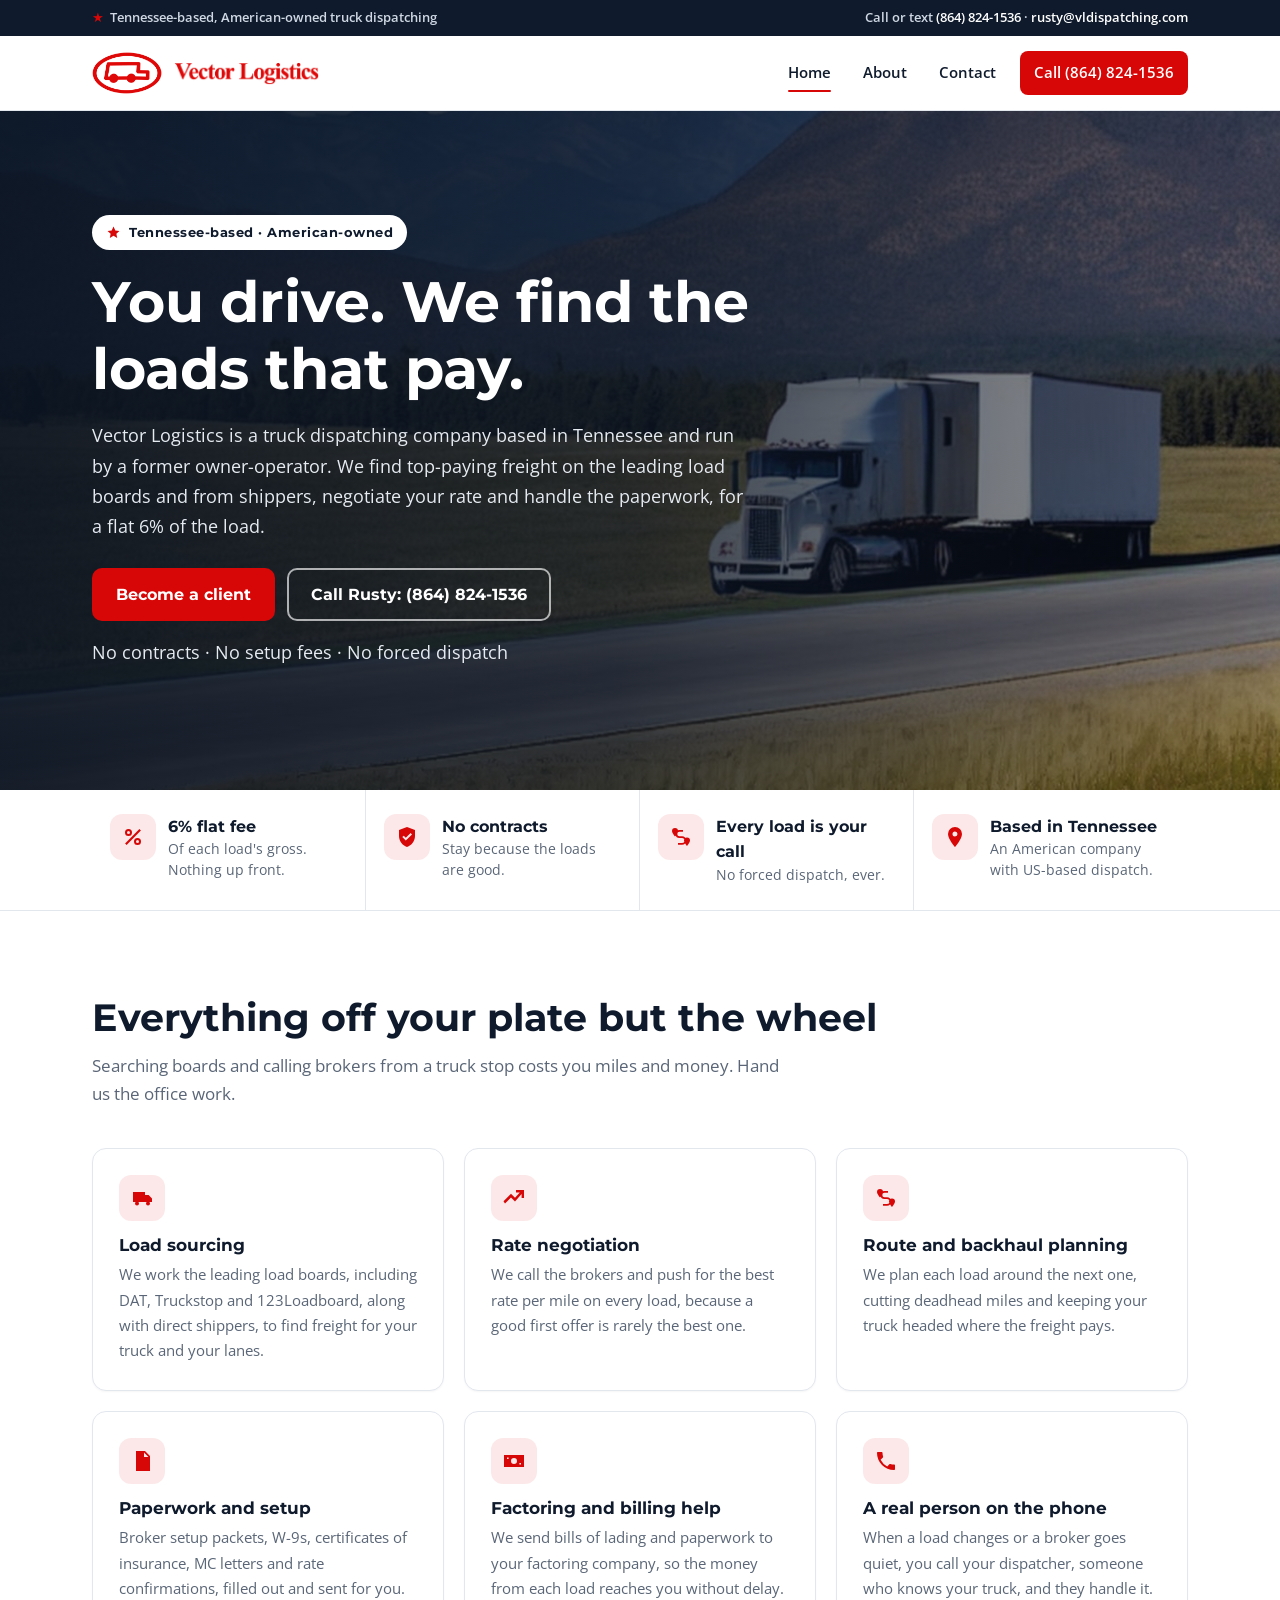
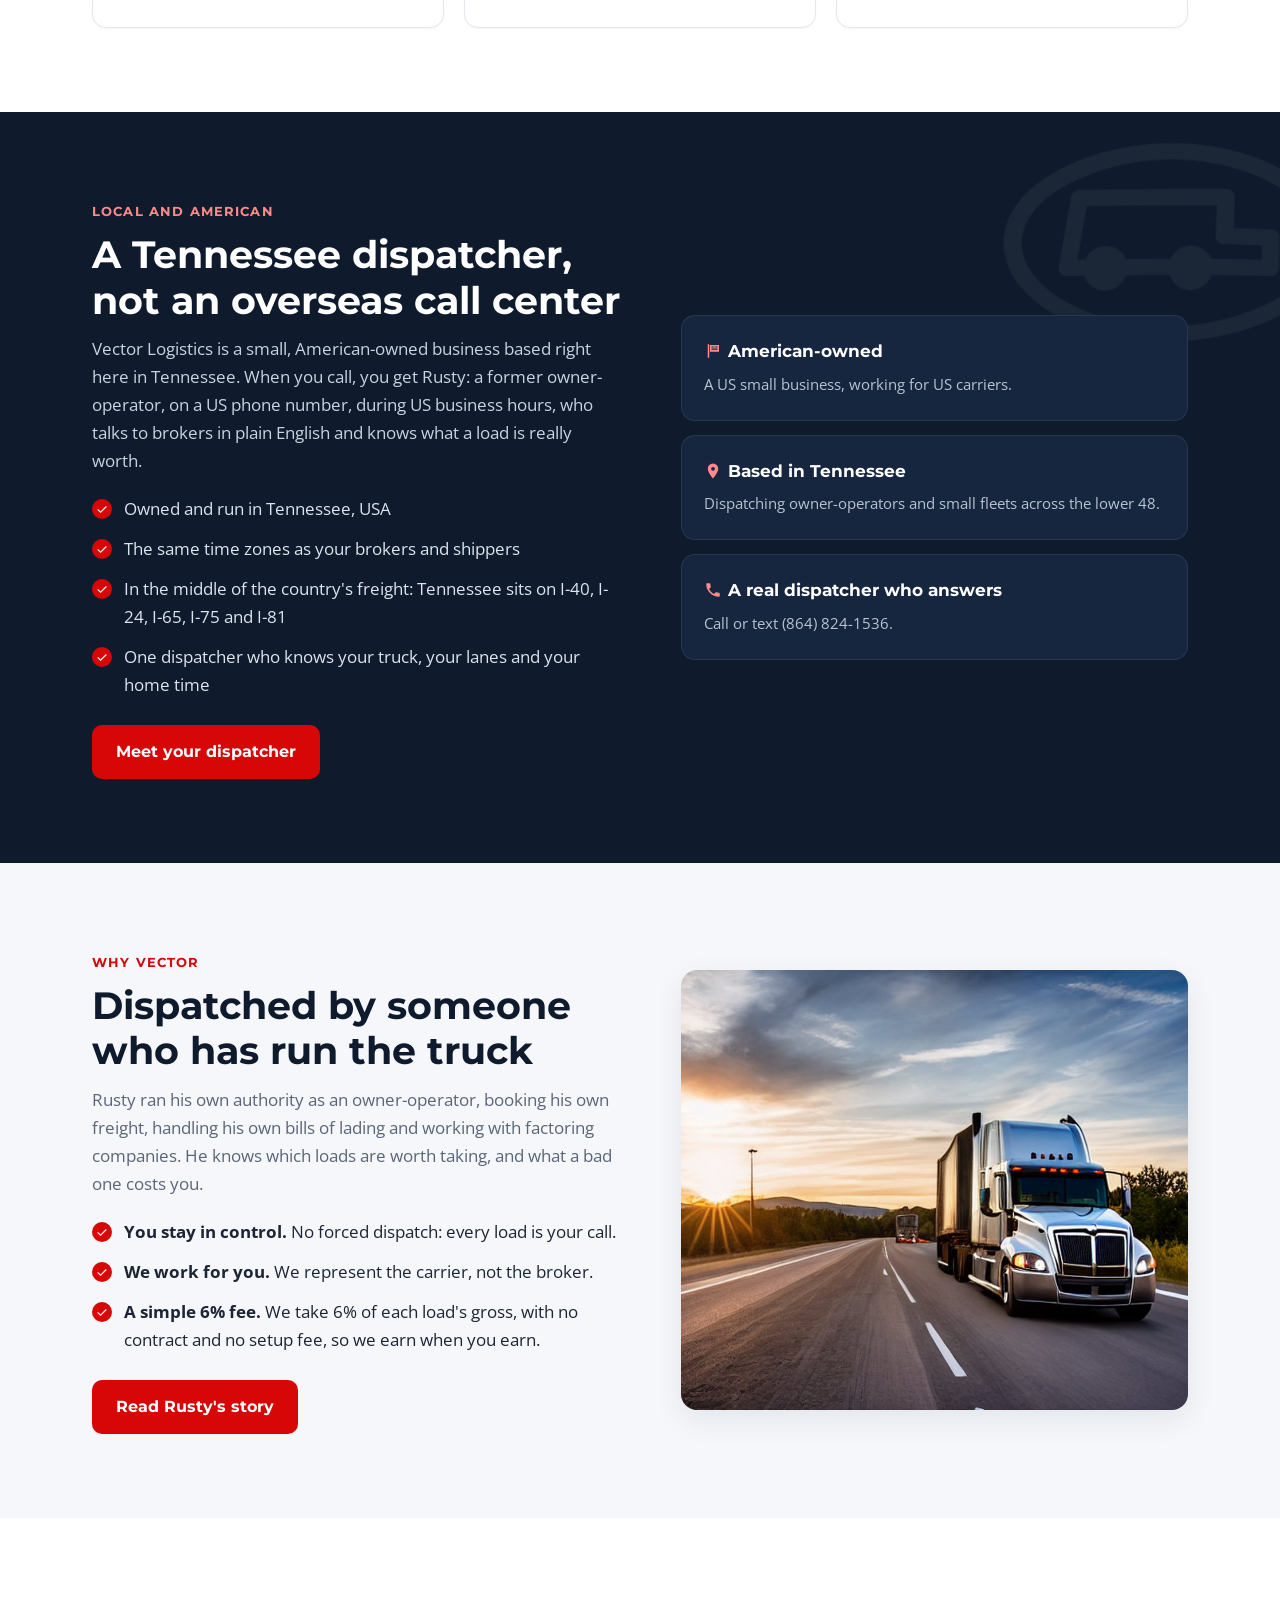
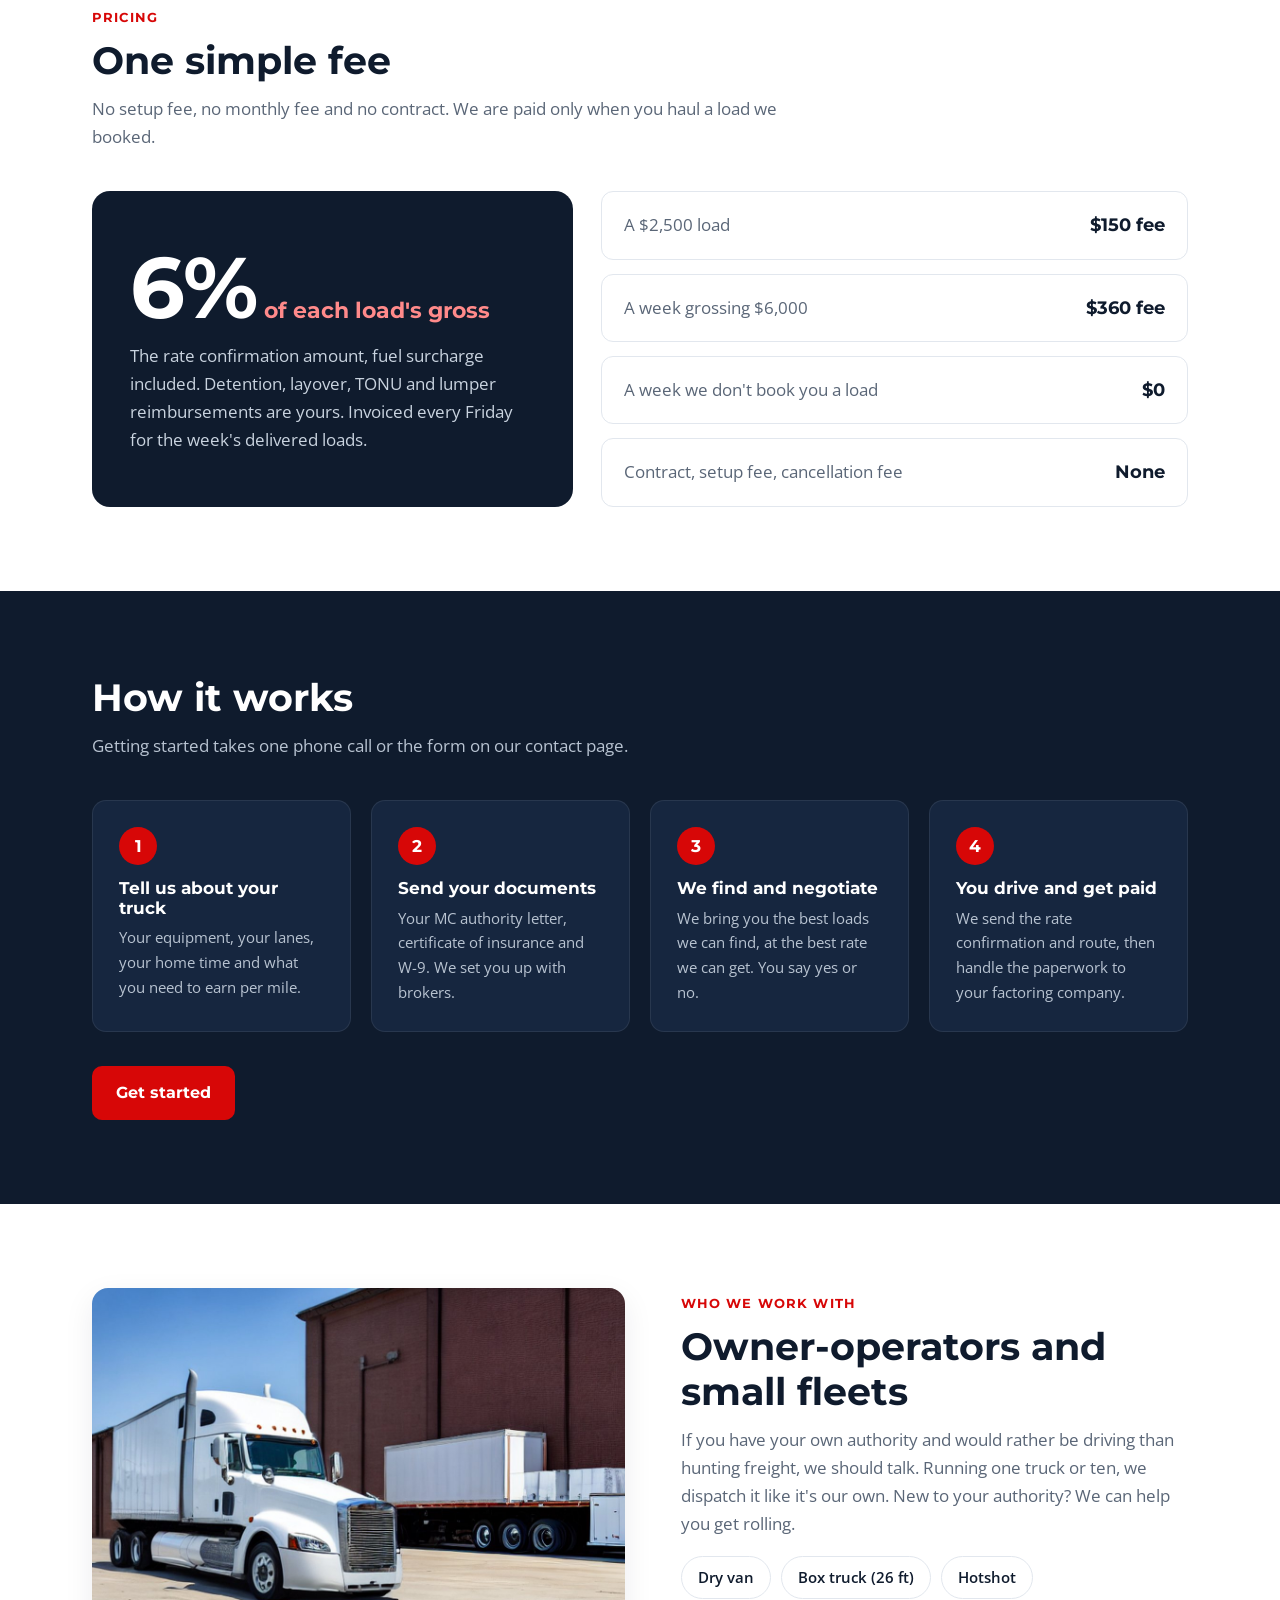
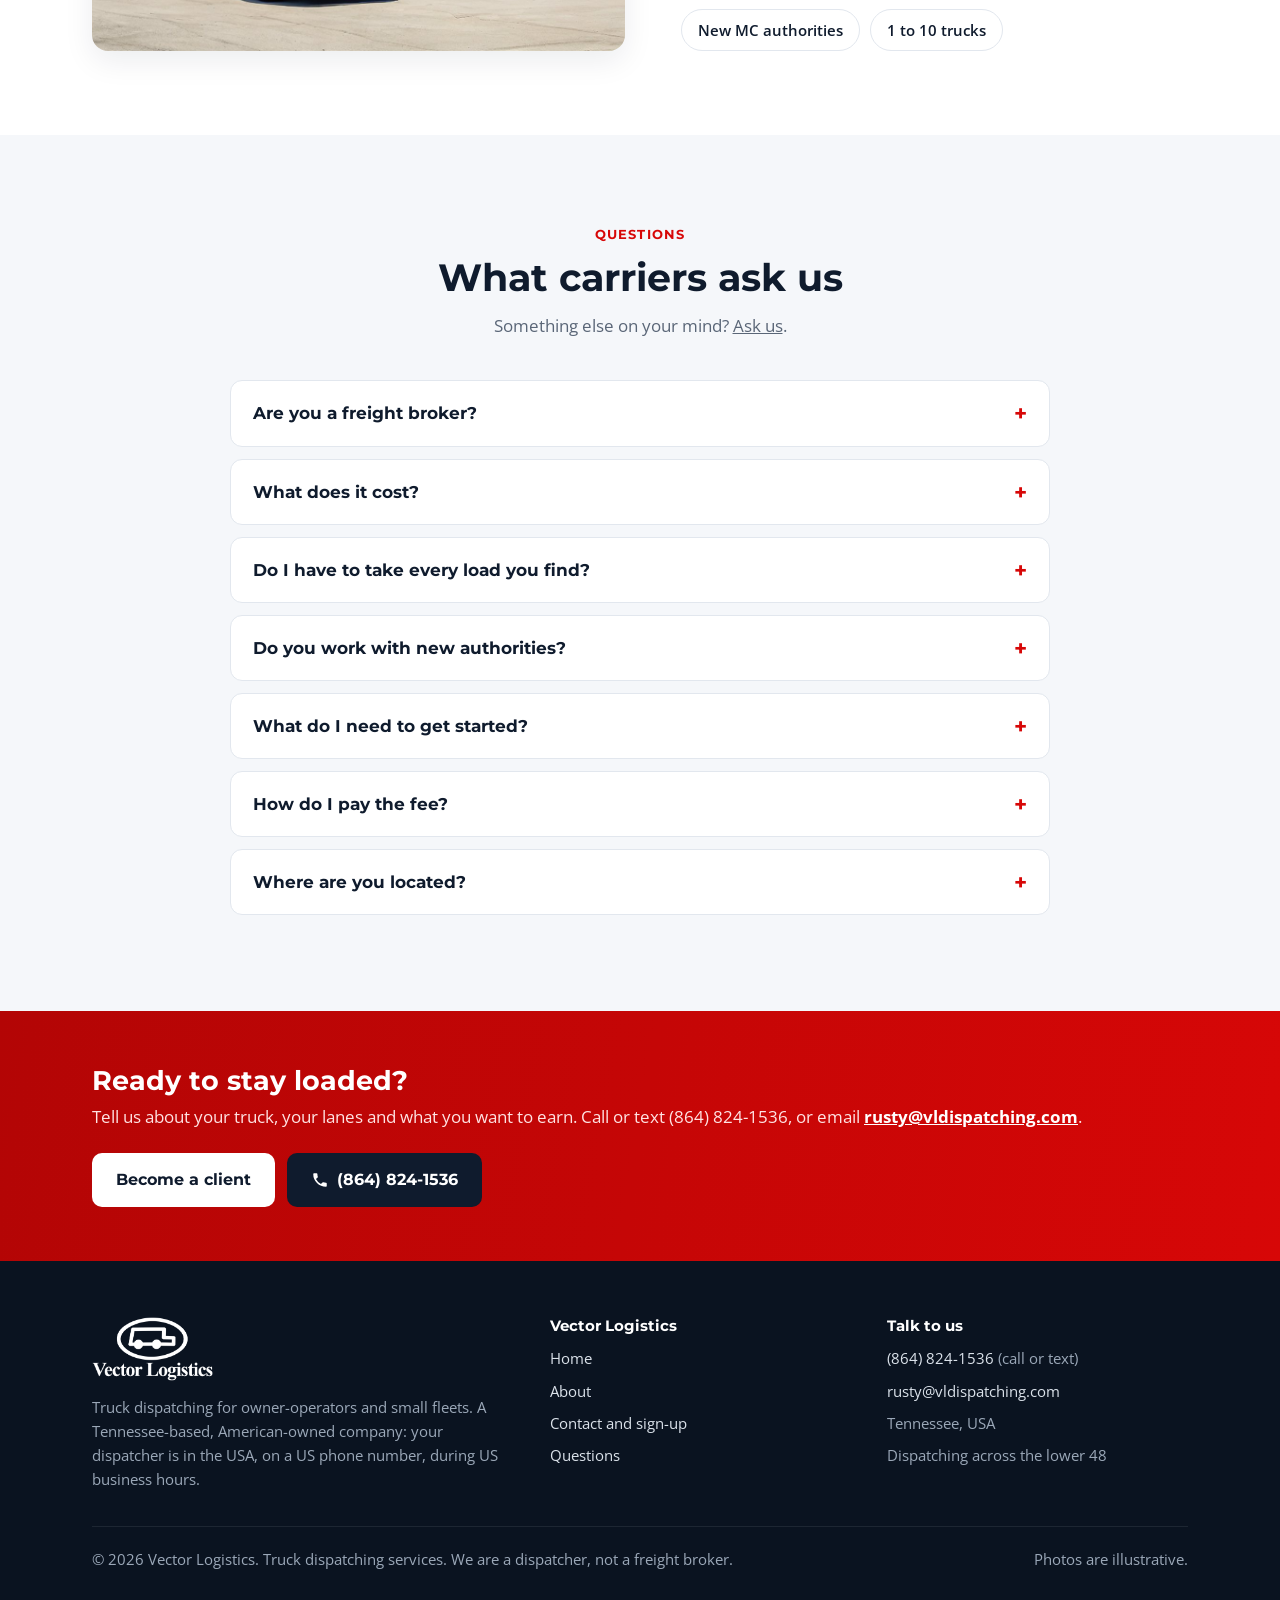
<file: index.html>
<!DOCTYPE html>
<html lang="en"><head><meta charset="UTF-8"><meta name="viewport" content="width=device-width, initial-scale=1.0">
<title>Vector Logistics | Tennessee-Based Truck Dispatching for Owner-Operators</title><meta name="description" content="Tennessee-based, American-owned truck dispatching for owner-operators and small fleets. We find top-paying loads, negotiate your rates and handle the paperwork for 6% of the load. No contracts.">
<meta name="theme-color" content="#0f1b2d">
<meta property="og:title" content="Vector Logistics | Tennessee-Based Truck Dispatching for Owner-Operators"><meta property="og:description" content="Tennessee-based, American-owned truck dispatching for owner-operators and small fleets. We find top-paying loads, negotiate your rates and handle the paperwork for 6% of the load. No contracts."><meta property="og:type" content="website">
<meta property="og:image" content="https://vldispatching.com/images/og-image.png"><meta property="og:url" content="https://vldispatching.com/"><link rel="canonical" href="https://vldispatching.com/"><meta name="twitter:card" content="summary_large_image">
<link rel="icon" type="image/png" href="images/favicon.png"><link rel="apple-touch-icon" href="images/apple-touch-icon.png">
<link rel="preconnect" href="https://fonts.googleapis.com"><link rel="preconnect" href="https://fonts.gstatic.com" crossorigin>
<link href="https://fonts.googleapis.com/css2?family=Montserrat:wght@600;700&family=Open+Sans:wght@400;600;700&display=swap" rel="stylesheet">
<link rel="stylesheet" href="css/styles.css">
<script type="application/ld+json">{"@context": "https://schema.org", "@type": "ProfessionalService", "name": "Vector Logistics", "description": "Tennessee-based, American-owned truck dispatching for owner-operators and small fleets. 6% of each load's gross, no contracts.", "telephone": "+1-864-824-1536", "email": "rusty@vldispatching.com", "image": "https://vldispatching.com/images/logo.png", "url": "https://vldispatching.com/", "address": {"@type": "PostalAddress", "addressRegion": "TN", "addressCountry": "US"}, "areaServed": {"@type": "Country", "name": "United States"}, "priceRange": "6% of load gross"}</script>
<script type="application/ld+json">{"@context": "https://schema.org", "@type": "FAQPage", "mainEntity": [{"@type": "Question", "name": "Are you a freight broker?", "acceptedAnswer": {"@type": "Answer", "text": "No. A broker works for the shipper; a dispatcher works for you, the carrier. The rate confirmation is always between you and the broker, and we never take money from a broker or a shipper. Our only pay is our fee from you."}}, {"@type": "Question", "name": "What does it cost?", "acceptedAnswer": {"@type": "Answer", "text": "6% of each load's gross: the rate confirmation amount, fuel surcharge included. Detention, layover, TONU and lumper reimbursements are yours. There is no setup fee and no contract, and if we don't book you a load, you pay nothing."}}, {"@type": "Question", "name": "Do I have to take every load you find?", "acceptedAnswer": {"@type": "Answer", "text": "No. There is no forced dispatch. We bring you the load, the rate and the route, and you say yes or no."}}, {"@type": "Question", "name": "Do you work with new authorities?", "acceptedAnswer": {"@type": "Answer", "text": "Yes. The first months on a new MC are when good freight is hardest to find, because many brokers want history you don't have yet. We know which brokers work with new authorities."}}, {"@type": "Question", "name": "What do I need to get started?", "acceptedAnswer": {"@type": "Answer", "text": "Your MC authority letter, certificate of insurance and a W-9, plus your equipment, home base, lanes and the rate per mile you need. We send the broker setup packets for you."}}, {"@type": "Question", "name": "How do I pay the fee?", "acceptedAnswer": {"@type": "Answer", "text": "We invoice every Friday for the loads delivered that week, due in 7 days, by ACH, Zelle or check. If you use a factoring company, it can pay us for you when you set that up."}}, {"@type": "Question", "name": "Where are you located?", "acceptedAnswer": {"@type": "Answer", "text": "Vector Logistics is based in Tennessee and American-owned. We dispatch trucks across the lower 48 states, from your home base and on your lanes."}}]}</script></head><body>
<a class="skip" href="#main">Skip to the content</a>
<div class="topbar"><div class="container"><span><span class="star">&#9733;</span>Tennessee-based, American-owned truck dispatching</span><span class="tb-right">Call or text <a href="tel:8648241536">(864) 824-1536</a> &middot; <a href="mailto:rusty@vldispatching.com">rusty@vldispatching.com</a></span></div></div>
<header class="header"><div class="container">
<a href="index.html" class="brand" aria-label="Vector Logistics, home"><img class="brand-mark" src="images/logo-mark.png" alt="" width="70" height="42"><img class="brand-word" src="images/logo-wordmark.png" alt="Vector Logistics" width="145" height="23"></a>
<button class="nav-toggle" aria-label="Menu" aria-expanded="false" aria-controls="nav"><span></span><span></span><span></span></button>
<nav id="nav" class="nav-links" aria-label="Main"><a href="index.html" class="active" aria-current="page">Home</a><a href="about.html">About</a><a href="contact.html">Contact</a><a class="call" href="tel:8648241536">Call (864) 824-1536</a></nav>
</div></header>
<main id="main">

<section class="hero" style="background-image:url('images/hero.jpg')"><div class="container"><div class="hero-copy">
<span class="badge"><svg viewBox="0 0 24 24" aria-hidden="true"><path d="M12 2.5l2.9 6.1 6.6.8-4.9 4.6 1.3 6.6L12 17.3l-5.9 3.3 1.3-6.6L2.5 9.4l6.6-.8z"/></svg> Tennessee-based &middot; American-owned</span>
<h1>You drive. We find the loads that pay.</h1>
<p>Vector Logistics is a truck dispatching company based in Tennessee and run by a former owner-operator. We find top-paying freight on the leading load boards and from shippers, negotiate your rate and handle the paperwork, for a flat 6% of the load.</p>
<div class="cta"><a class="btn btn-primary" href="contact.html">Become a client</a><a class="btn btn-outline" href="tel:8648241536">Call Rusty: (864) 824-1536</a></div>
<p class="fine">No contracts &middot; No setup fees &middot; No forced dispatch</p>
</div></div></section>

<section class="trust" aria-label="Why carriers choose Vector"><div class="container">
<div class="trust-item"><div class="icon"><svg viewBox="0 0 24 24" aria-hidden="true"><path d="M7.5 4a3.5 3.5 0 1 1 0 7 3.5 3.5 0 0 1 0-7zm0 2a1.5 1.5 0 1 0 0 3 1.5 1.5 0 0 0 0-3zm9 7a3.5 3.5 0 1 1 0 7 3.5 3.5 0 0 1 0-7zm0 2a1.5 1.5 0 1 0 0 3 1.5 1.5 0 0 0 0-3zM18.4 4l1.5 1.5L5.6 19.9 4.1 18.4z"/></svg></div><div><strong>6% flat fee</strong><span>Of each load's gross. Nothing up front.</span></div></div>
<div class="trust-item"><div class="icon"><svg viewBox="0 0 24 24" aria-hidden="true"><path d="M12 2 4 5v6c0 5 3.4 9.4 8 11 4.6-1.6 8-6 8-11V5zm-1.2 13.6-3.5-3.5 1.4-1.4 2.1 2.1 4.8-4.8 1.4 1.4z"/></svg></div><div><strong>No contracts</strong><span>Stay because the loads are good.</span></div></div>
<div class="trust-item"><div class="icon"><svg viewBox="0 0 24 24" aria-hidden="true"><path d="M6 3a3 3 0 0 1 3 3c0 2-3 5.5-3 5.5S3 8 3 6a3 3 0 0 1 3-3zM18 12.5a3 3 0 0 1 3 3c0 2-3 5.5-3 5.5s-3-3.5-3-5.5a3 3 0 0 1 3-3zM9 18h4a2.5 2.5 0 0 0 0-5h-2.5a4 4 0 0 1 0-8H14v1.8h-3.5a2.2 2.2 0 0 0 0 4.4H13a4.3 4.3 0 0 1 0 8.6H9z"/></svg></div><div><strong>Every load is your call</strong><span>No forced dispatch, ever.</span></div></div>
<div class="trust-item"><div class="icon"><svg viewBox="0 0 24 24" aria-hidden="true"><path d="M12 2a7 7 0 0 1 7 7c0 5-7 13-7 13S5 14 5 9a7 7 0 0 1 7-7zm0 4.5a2.5 2.5 0 1 0 0 5 2.5 2.5 0 0 0 0-5z"/></svg></div><div><strong>Based in Tennessee</strong><span>An American company with US-based dispatch.</span></div></div>
</div></section>

<section class="section"><div class="container"><h2 class="section-title">Everything off your plate but the wheel</h2><p class="section-subtitle">Searching boards and calling brokers from a truck stop costs you miles and money. Hand us the office work.</p>
<div class="grid g3">
<div class="card"><div class="icon"><svg viewBox="0 0 24 24" aria-hidden="true"><path d="M3 6h12v10H3zM15 9h3.6L22 12.6V16h-7zM7 19.5a2 2 0 1 1 0-4 2 2 0 0 1 0 4zM18 19.5a2 2 0 1 1 0-4 2 2 0 0 1 0 4z"/></svg></div><h3>Load sourcing</h3><p>We work the leading load boards, including DAT, Truckstop and 123Loadboard, along with direct shippers, to find freight for your truck and your lanes.</p></div>
<div class="card"><div class="icon"><svg viewBox="0 0 24 24" aria-hidden="true"><path d="M3 17.5l6-6 4 4 6.6-7.4V12H22V4h-8v2.4h3.8L13 11.8l-4-4-7.5 7.5z"/></svg></div><h3>Rate negotiation</h3><p>We call the brokers and push for the best rate per mile on every load, because a good first offer is rarely the best one.</p></div>
<div class="card"><div class="icon"><svg viewBox="0 0 24 24" aria-hidden="true"><path d="M6 3a3 3 0 0 1 3 3c0 2-3 5.5-3 5.5S3 8 3 6a3 3 0 0 1 3-3zM18 12.5a3 3 0 0 1 3 3c0 2-3 5.5-3 5.5s-3-3.5-3-5.5a3 3 0 0 1 3-3zM9 18h4a2.5 2.5 0 0 0 0-5h-2.5a4 4 0 0 1 0-8H14v1.8h-3.5a2.2 2.2 0 0 0 0 4.4H13a4.3 4.3 0 0 1 0 8.6H9z"/></svg></div><h3>Route and backhaul planning</h3><p>We plan each load around the next one, cutting deadhead miles and keeping your truck headed where the freight pays.</p></div>
<div class="card"><div class="icon"><svg viewBox="0 0 24 24" aria-hidden="true"><path d="M6 2h9l5 5v15H6zM14 3.5V8h4.5zM9 12h8v1.6H9zM9 15.5h8v1.6H9z"/></svg></div><h3>Paperwork and setup</h3><p>Broker setup packets, W-9s, certificates of insurance, MC letters and rate confirmations, filled out and sent for you.</p></div>
<div class="card"><div class="icon"><svg viewBox="0 0 24 24" aria-hidden="true"><path d="M2 6h20v12H2zM12 9a3 3 0 1 0 0 6 3 3 0 0 0 0-6zM5 8.5v1.6h1.6V8.5zM17.4 13.9v1.6H19v-1.6z"/></svg></div><h3>Factoring and billing help</h3><p>We send bills of lading and paperwork to your factoring company, so the money from each load reaches you without delay.</p></div>
<div class="card"><div class="icon"><svg viewBox="0 0 24 24" aria-hidden="true"><path d="M6.6 10.8a15 15 0 0 0 6.6 6.6l2.2-2.2c.3-.3.7-.4 1-.2 1.1.4 2.3.6 3.6.6.6 0 1 .4 1 1V20c0 .6-.4 1-1 1A17 17 0 0 1 3 4c0-.6.4-1 1-1h3.5c.6 0 1 .4 1 1 0 1.3.2 2.5.6 3.6.1.3 0 .7-.2 1z"/></svg></div><h3>A real person on the phone</h3><p>When a load changes or a broker goes quiet, you call your dispatcher, someone who knows your truck, and they handle it.</p></div>
</div></div></section>

<section class="section dark local"><div class="container split">
<div><span class="eyebrow">Local and American</span><h2 class="section-title">A Tennessee dispatcher, not an overseas call center</h2>
<p style="color:#c9d3df">Vector Logistics is a small, American-owned business based right here in Tennessee. When you call, you get Rusty: a former owner-operator, on a US phone number, during US business hours, who talks to brokers in plain English and knows what a load is really worth.</p>
<ul class="checks"><li>Owned and run in Tennessee, USA</li><li>The same time zones as your brokers and shippers</li><li>In the middle of the country's freight: Tennessee sits on I-40, I-24, I-65, I-75 and I-81</li><li>One dispatcher who knows your truck, your lanes and your home time</li></ul>
<a class="btn btn-primary" href="about.html">Meet your dispatcher</a></div>
<div class="grid" style="gap:14px">
<div class="stat"><strong><svg width="18" height="18" fill="#ff8a8a" style="vertical-align:-3px;margin-right:6px" viewBox="0 0 24 24" aria-hidden="true"><path d="M5 3h2v18H5zM8 4h12v9H8zm2 2v1.4h3V6zm0 2.8v1.4h8V8.8zM14 6v1.4h4V6z"/></svg>American-owned</strong><span>A US small business, working for US carriers.</span></div>
<div class="stat"><strong><svg width="18" height="18" fill="#ff8a8a" style="vertical-align:-3px;margin-right:6px" viewBox="0 0 24 24" aria-hidden="true"><path d="M12 2a7 7 0 0 1 7 7c0 5-7 13-7 13S5 14 5 9a7 7 0 0 1 7-7zm0 4.5a2.5 2.5 0 1 0 0 5 2.5 2.5 0 0 0 0-5z"/></svg>Based in Tennessee</strong><span>Dispatching owner-operators and small fleets across the lower 48.</span></div>
<div class="stat"><strong><svg width="18" height="18" fill="#ff8a8a" style="vertical-align:-3px;margin-right:6px" viewBox="0 0 24 24" aria-hidden="true"><path d="M6.6 10.8a15 15 0 0 0 6.6 6.6l2.2-2.2c.3-.3.7-.4 1-.2 1.1.4 2.3.6 3.6.6.6 0 1 .4 1 1V20c0 .6-.4 1-1 1A17 17 0 0 1 3 4c0-.6.4-1 1-1h3.5c.6 0 1 .4 1 1 0 1.3.2 2.5.6 3.6.1.3 0 .7-.2 1z"/></svg>A real dispatcher who answers</strong><span>Call or text (864) 824-1536.</span></div>
</div>
</div></section>

<section class="section alt"><div class="container split"><div><span class="eyebrow">Why Vector</span><h2 class="section-title">Dispatched by someone who has run the truck</h2>
<p>Rusty ran his own authority as an owner-operator, booking his own freight, handling his own bills of lading and working with factoring companies. He knows which loads are worth taking, and what a bad one costs you.</p>
<ul class="checks"><li><strong>You stay in control.</strong> No forced dispatch: every load is your call.</li><li><strong>We work for you.</strong> We represent the carrier, not the broker.</li><li><strong>A simple 6% fee.</strong> We take 6% of each load's gross, with no contract and no setup fee, so we earn when you earn.</li></ul>
<a class="btn btn-primary" href="about.html">Read Rusty's story</a></div><img src="images/highway.jpg" alt="A semi truck on the highway at sunrise" loading="lazy" width="900" height="600"></div></section>

<section class="section" id="pricing"><div class="container"><span class="eyebrow">Pricing</span><h2 class="section-title">One simple fee</h2><p class="section-subtitle">No setup fee, no monthly fee and no contract. We are paid only when you haul a load we booked.</p>
<div class="price">
<div class="price-big"><div class="pct">6%<small>of each load's gross</small></div><p>The rate confirmation amount, fuel surcharge included. Detention, layover, TONU and lumper reimbursements are yours. Invoiced every Friday for the week's delivered loads.</p></div>
<div class="examples">
<div class="example"><span>A $2,500 load</span><strong>$150 fee</strong></div>
<div class="example"><span>A week grossing $6,000</span><strong>$360 fee</strong></div>
<div class="example"><span>A week we don't book you a load</span><strong>$0</strong></div>
<div class="example"><span>Contract, setup fee, cancellation fee</span><strong>None</strong></div>
</div></div></div></section>

<section class="section dark"><div class="container"><h2 class="section-title">How it works</h2><p class="section-subtitle">Getting started takes one phone call or the form on our contact page.</p><div class="steps">
<div class="step"><h3>Tell us about your truck</h3><p>Your equipment, your lanes, your home time and what you need to earn per mile.</p></div>
<div class="step"><h3>Send your documents</h3><p>Your MC authority letter, certificate of insurance and W-9. We set you up with brokers.</p></div>
<div class="step"><h3>We find and negotiate</h3><p>We bring you the best loads we can find, at the best rate we can get. You say yes or no.</p></div>
<div class="step"><h3>You drive and get paid</h3><p>We send the rate confirmation and route, then handle the paperwork to your factoring company.</p></div></div>
<div class="cta" style="margin-top:34px"><a class="btn btn-primary" href="contact.html">Get started</a></div></div></section>

<section class="section"><div class="container split"><img src="images/loading-dock.jpg" alt="A semi truck at a loading dock" loading="lazy" width="900" height="600"><div><span class="eyebrow">Who we work with</span><h2 class="section-title">Owner-operators and small fleets</h2>
<p>If you have your own authority and would rather be driving than hunting freight, we should talk. Running one truck or ten, we dispatch it like it's our own. New to your authority? We can help you get rolling.</p>
<div class="pills" style="margin-top:18px"><span class="pill">Dry van</span><span class="pill">Box truck (26 ft)</span><span class="pill">Hotshot</span><span class="pill">New MC authorities</span><span class="pill">1 to 10 trucks</span></div></div></div></section>

<section class="section alt" id="faq"><div class="container"><div class="center"><span class="eyebrow">Questions</span><h2 class="section-title">What carriers ask us</h2><p class="section-subtitle">Something else on your mind? <a href="contact.html">Ask us</a>.</p></div>
<div class="faq"><details><summary>Are you a freight broker?</summary><p>No. A broker works for the shipper; a dispatcher works for you, the carrier. The rate confirmation is always between you and the broker, and we never take money from a broker or a shipper. Our only pay is our fee from you.</p></details><details><summary>What does it cost?</summary><p>6% of each load's gross: the rate confirmation amount, fuel surcharge included. Detention, layover, TONU and lumper reimbursements are yours. There is no setup fee and no contract, and if we don't book you a load, you pay nothing.</p></details><details><summary>Do I have to take every load you find?</summary><p>No. There is no forced dispatch. We bring you the load, the rate and the route, and you say yes or no.</p></details><details><summary>Do you work with new authorities?</summary><p>Yes. The first months on a new MC are when good freight is hardest to find, because many brokers want history you don't have yet. We know which brokers work with new authorities.</p></details><details><summary>What do I need to get started?</summary><p>Your MC authority letter, certificate of insurance and a W-9, plus your equipment, home base, lanes and the rate per mile you need. We send the broker setup packets for you.</p></details><details><summary>How do I pay the fee?</summary><p>We invoice every Friday for the loads delivered that week, due in 7 days, by ACH, Zelle or check. If you use a factoring company, it can pay us for you when you set that up.</p></details><details><summary>Where are you located?</summary><p>Vector Logistics is based in Tennessee and American-owned. We dispatch trucks across the lower 48 states, from your home base and on your lanes.</p></details></div></div></section>
<section class="band"><div class="container"><div><h2>Ready to stay loaded?</h2><p>Tell us about your truck, your lanes and what you want to earn. Call or text (864) 824-1536, or email <a href="mailto:rusty@vldispatching.com">rusty@vldispatching.com</a>.</p></div>
<div class="cta"><a class="btn btn-light" href="contact.html">Become a client</a><a class="btn btn-navy" href="tel:8648241536"><svg width="18" height="18" fill="currentColor" viewBox="0 0 24 24" aria-hidden="true"><path d="M6.6 10.8a15 15 0 0 0 6.6 6.6l2.2-2.2c.3-.3.7-.4 1-.2 1.1.4 2.3.6 3.6.6.6 0 1 .4 1 1V20c0 .6-.4 1-1 1A17 17 0 0 1 3 4c0-.6.4-1 1-1h3.5c.6 0 1 .4 1 1 0 1.3.2 2.5.6 3.6.1.3 0 .7-.2 1z"/></svg> (864) 824-1536</a></div></div></section>
</main>
<footer class="footer"><div class="container">
<div class="footer-grid">
<div><img class="footer-logo" src="images/logo-white.png" alt="Vector Logistics" width="121" height="64"><p>Truck dispatching for owner-operators and small fleets. A Tennessee-based, American-owned company: your dispatcher is in the USA, on a US phone number, during US business hours.</p></div>
<div><h4>Vector Logistics</h4><ul><li><a href="index.html">Home</a></li><li><a href="about.html">About</a></li><li><a href="contact.html">Contact and sign-up</a></li><li><a href="index.html#faq">Questions</a></li></ul></div>
<div><h4>Talk to us</h4><ul><li><a href="tel:8648241536">(864) 824-1536</a> (call or text)</li><li><a href="mailto:rusty@vldispatching.com">rusty@vldispatching.com</a></li><li>Tennessee, USA</li><li>Dispatching across the lower 48</li></ul></div>
</div>
<div class="footer-bottom"><span>&copy; <span id="y">2026</span> Vector Logistics. Truck dispatching services. We are a dispatcher, not a freight broker.</span><span>Photos are illustrative.</span></div>
</div></footer>
<script src="js/main.js"></script>
</body></html>
</file>
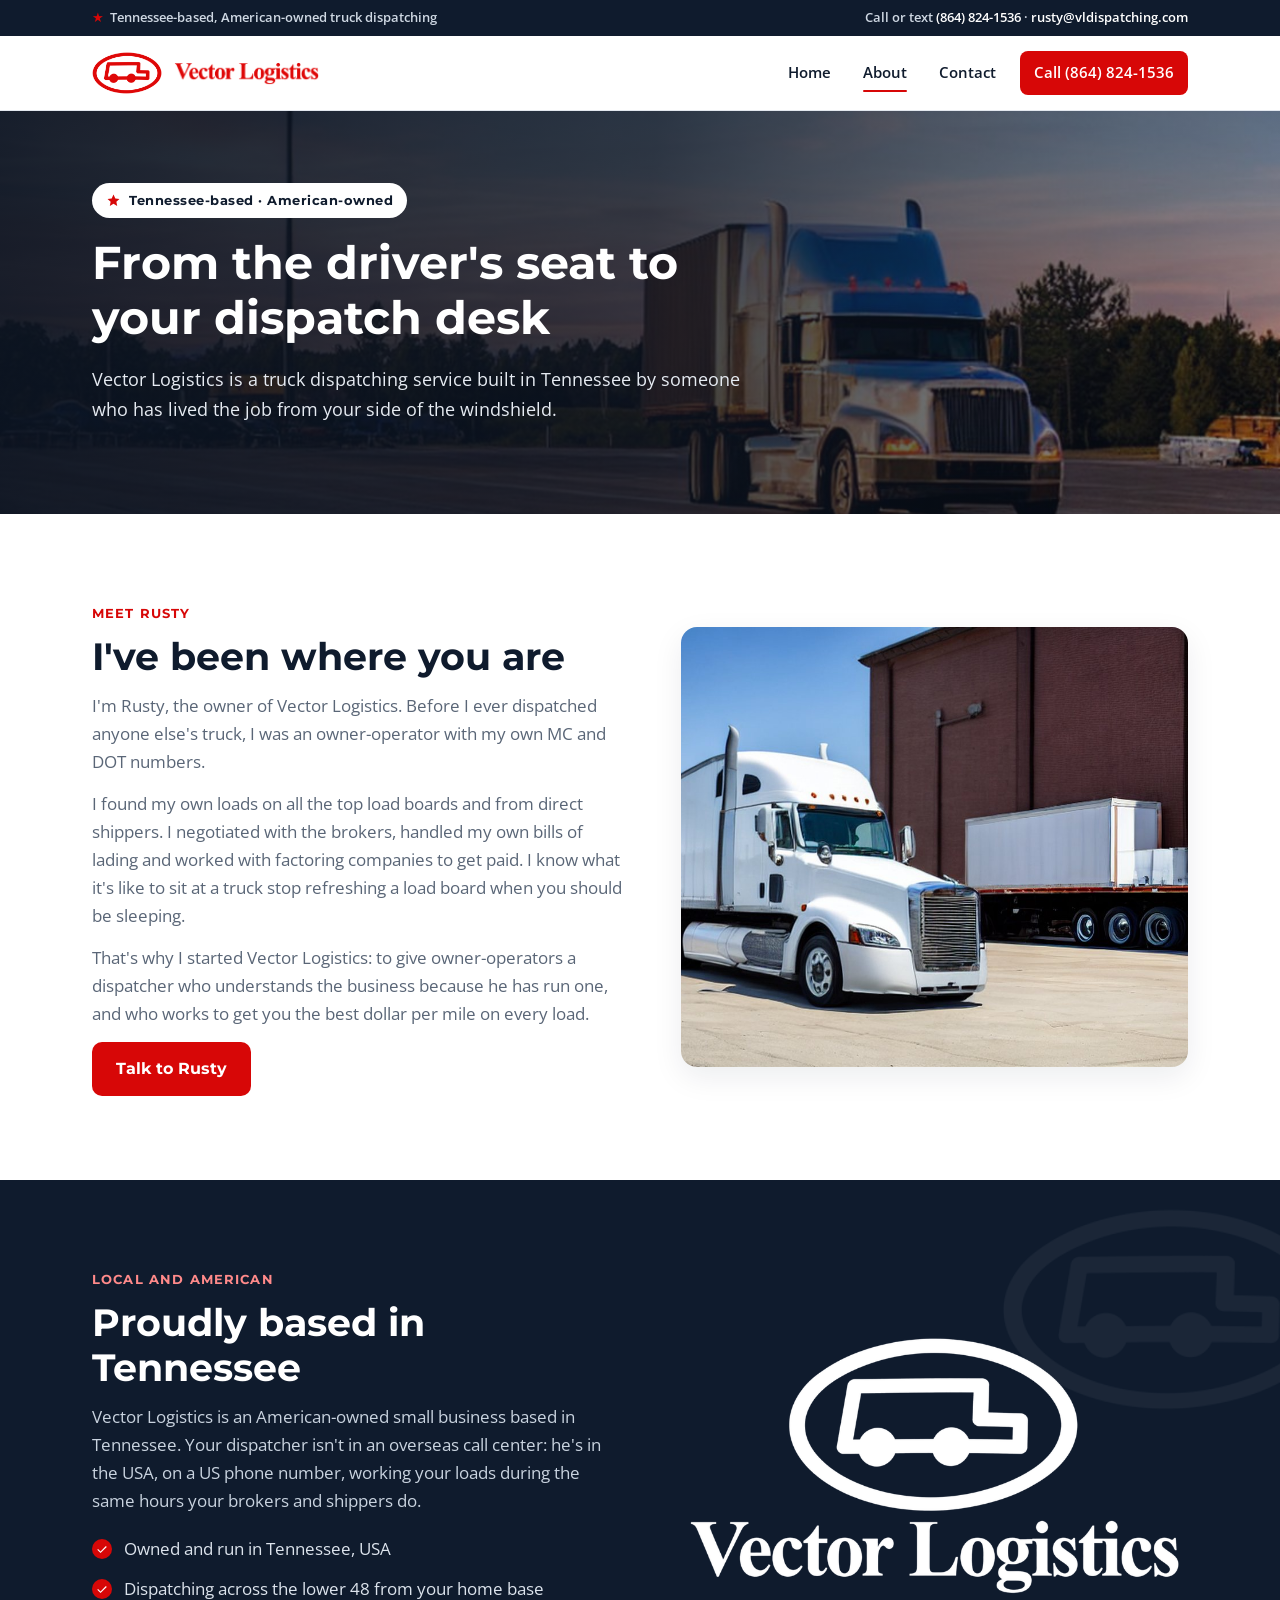
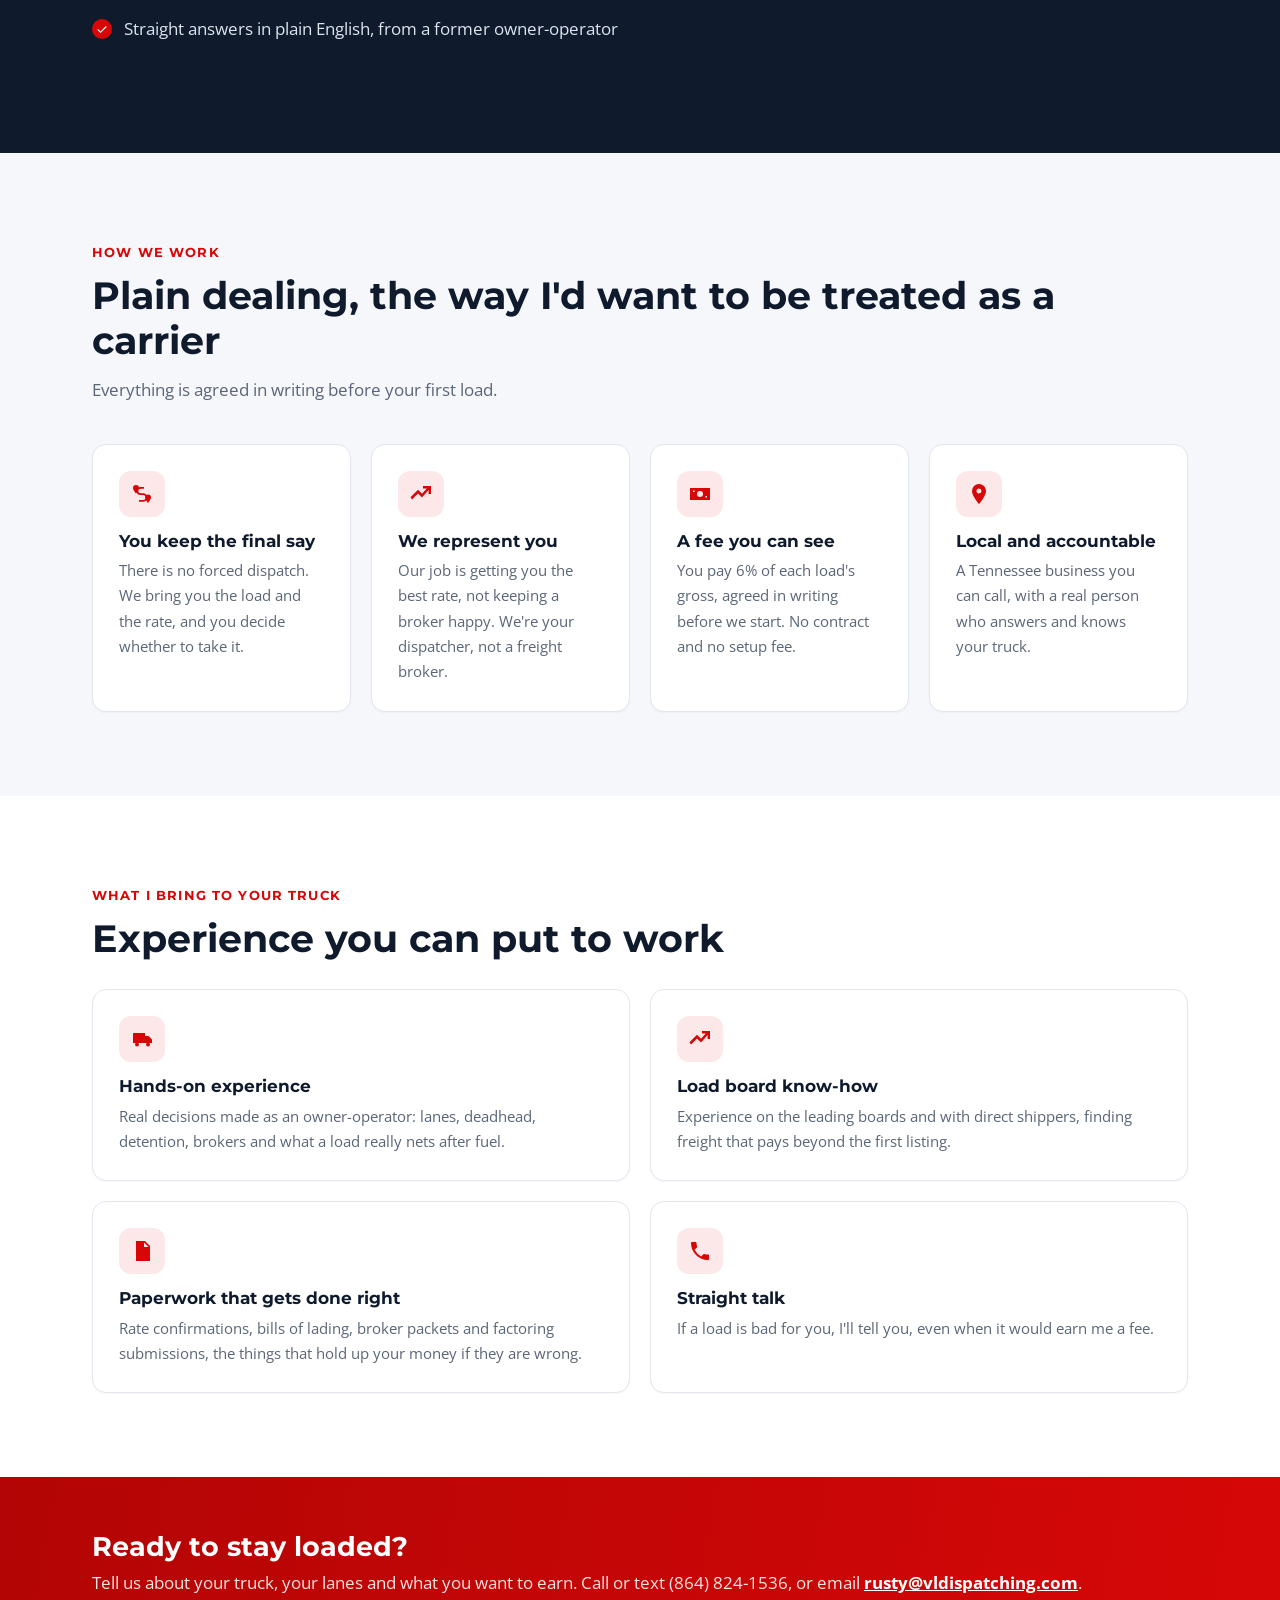
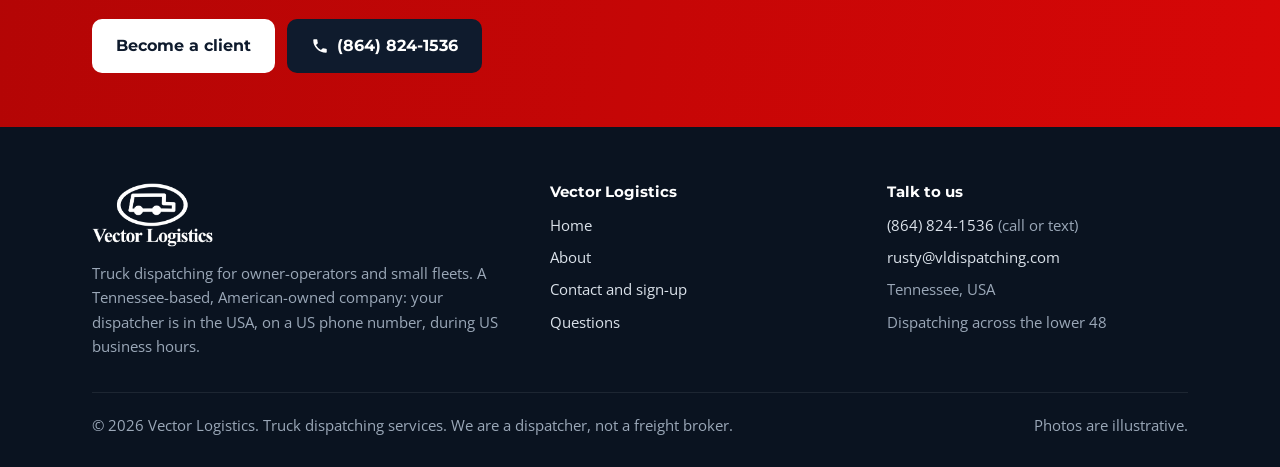
<file: about.html>
<!DOCTYPE html>
<html lang="en"><head><meta charset="UTF-8"><meta name="viewport" content="width=device-width, initial-scale=1.0">
<title>About | Vector Logistics, Tennessee-Based Truck Dispatching</title><meta name="description" content="Meet Rusty, the former owner-operator behind Vector Logistics: a Tennessee-based, American-owned truck dispatching service for owner-operators and small fleets.">
<meta name="theme-color" content="#0f1b2d">
<meta property="og:title" content="About | Vector Logistics, Tennessee-Based Truck Dispatching"><meta property="og:description" content="Meet Rusty, the former owner-operator behind Vector Logistics: a Tennessee-based, American-owned truck dispatching service for owner-operators and small fleets."><meta property="og:type" content="website">
<meta property="og:image" content="https://vldispatching.com/images/og-image.png"><meta property="og:url" content="https://vldispatching.com/about.html"><link rel="canonical" href="https://vldispatching.com/about.html"><meta name="twitter:card" content="summary_large_image">
<link rel="icon" type="image/png" href="images/favicon.png"><link rel="apple-touch-icon" href="images/apple-touch-icon.png">
<link rel="preconnect" href="https://fonts.googleapis.com"><link rel="preconnect" href="https://fonts.gstatic.com" crossorigin>
<link href="https://fonts.googleapis.com/css2?family=Montserrat:wght@600;700&family=Open+Sans:wght@400;600;700&display=swap" rel="stylesheet">
<link rel="stylesheet" href="css/styles.css">
<script type="application/ld+json">{"@context": "https://schema.org", "@type": "ProfessionalService", "name": "Vector Logistics", "description": "Tennessee-based, American-owned truck dispatching for owner-operators and small fleets. 6% of each load's gross, no contracts.", "telephone": "+1-864-824-1536", "email": "rusty@vldispatching.com", "image": "https://vldispatching.com/images/logo.png", "url": "https://vldispatching.com/", "address": {"@type": "PostalAddress", "addressRegion": "TN", "addressCountry": "US"}, "areaServed": {"@type": "Country", "name": "United States"}, "priceRange": "6% of load gross"}</script></head><body>
<a class="skip" href="#main">Skip to the content</a>
<div class="topbar"><div class="container"><span><span class="star">&#9733;</span>Tennessee-based, American-owned truck dispatching</span><span class="tb-right">Call or text <a href="tel:8648241536">(864) 824-1536</a> &middot; <a href="mailto:rusty@vldispatching.com">rusty@vldispatching.com</a></span></div></div>
<header class="header"><div class="container">
<a href="index.html" class="brand" aria-label="Vector Logistics, home"><img class="brand-mark" src="images/logo-mark.png" alt="" width="70" height="42"><img class="brand-word" src="images/logo-wordmark.png" alt="Vector Logistics" width="145" height="23"></a>
<button class="nav-toggle" aria-label="Menu" aria-expanded="false" aria-controls="nav"><span></span><span></span><span></span></button>
<nav id="nav" class="nav-links" aria-label="Main"><a href="index.html">Home</a><a href="about.html" class="active" aria-current="page">About</a><a href="contact.html">Contact</a><a class="call" href="tel:8648241536">Call (864) 824-1536</a></nav>
</div></header>
<main id="main">

<section class="hero small" style="background-image:url('images/owner-truck.jpg')"><div class="container"><div class="hero-copy">
<span class="badge"><svg viewBox="0 0 24 24" aria-hidden="true"><path d="M12 2.5l2.9 6.1 6.6.8-4.9 4.6 1.3 6.6L12 17.3l-5.9 3.3 1.3-6.6L2.5 9.4l6.6-.8z"/></svg> Tennessee-based &middot; American-owned</span>
<h1>From the driver's seat to your dispatch desk</h1>
<p>Vector Logistics is a truck dispatching service built in Tennessee by someone who has lived the job from your side of the windshield.</p>
</div></div></section>

<section class="section"><div class="container split"><div><span class="eyebrow">Meet Rusty</span><h2 class="section-title">I've been where you are</h2>
<p>I'm Rusty, the owner of Vector Logistics. Before I ever dispatched anyone else's truck, I was an owner-operator with my own MC and DOT numbers.</p>
<p>I found my own loads on all the top load boards and from direct shippers. I negotiated with the brokers, handled my own bills of lading and worked with factoring companies to get paid. I know what it's like to sit at a truck stop refreshing a load board when you should be sleeping.</p>
<p>That's why I started Vector Logistics: to give owner-operators a dispatcher who understands the business because he has run one, and who works to get you the best dollar per mile on every load.</p>
<a class="btn btn-primary" href="contact.html">Talk to Rusty</a></div>
<img src="images/loading-dock.jpg" alt="A semi truck at a loading dock" loading="lazy" width="900" height="600"></div></section>

<section class="section dark local"><div class="container split">
<div><span class="eyebrow">Local and American</span><h2 class="section-title">Proudly based in Tennessee</h2>
<p style="color:#c9d3df">Vector Logistics is an American-owned small business based in Tennessee. Your dispatcher isn't in an overseas call center: he's in the USA, on a US phone number, working your loads during the same hours your brokers and shippers do.</p>
<ul class="checks"><li>Owned and run in Tennessee, USA</li><li>Dispatching across the lower 48 from your home base</li><li>Straight answers in plain English, from a former owner-operator</li></ul></div>
<img src="images/logo-white.png" alt="The Vector Logistics logo" loading="lazy" width="797" height="420" style="box-shadow:none;object-fit:contain;max-height:260px">
</div></section>

<section class="section alt"><div class="container"><span class="eyebrow">How we work</span><h2 class="section-title">Plain dealing, the way I'd want to be treated as a carrier</h2><p class="section-subtitle">Everything is agreed in writing before your first load.</p>
<div class="grid g4">
<div class="card"><div class="icon"><svg viewBox="0 0 24 24" aria-hidden="true"><path d="M6 3a3 3 0 0 1 3 3c0 2-3 5.5-3 5.5S3 8 3 6a3 3 0 0 1 3-3zM18 12.5a3 3 0 0 1 3 3c0 2-3 5.5-3 5.5s-3-3.5-3-5.5a3 3 0 0 1 3-3zM9 18h4a2.5 2.5 0 0 0 0-5h-2.5a4 4 0 0 1 0-8H14v1.8h-3.5a2.2 2.2 0 0 0 0 4.4H13a4.3 4.3 0 0 1 0 8.6H9z"/></svg></div><h3>You keep the final say</h3><p>There is no forced dispatch. We bring you the load and the rate, and you decide whether to take it.</p></div>
<div class="card"><div class="icon"><svg viewBox="0 0 24 24" aria-hidden="true"><path d="M3 17.5l6-6 4 4 6.6-7.4V12H22V4h-8v2.4h3.8L13 11.8l-4-4-7.5 7.5z"/></svg></div><h3>We represent you</h3><p>Our job is getting you the best rate, not keeping a broker happy. We're your dispatcher, not a freight broker.</p></div>
<div class="card"><div class="icon"><svg viewBox="0 0 24 24" aria-hidden="true"><path d="M2 6h20v12H2zM12 9a3 3 0 1 0 0 6 3 3 0 0 0 0-6zM5 8.5v1.6h1.6V8.5zM17.4 13.9v1.6H19v-1.6z"/></svg></div><h3>A fee you can see</h3><p>You pay 6% of each load's gross, agreed in writing before we start. No contract and no setup fee.</p></div>
<div class="card"><div class="icon"><svg viewBox="0 0 24 24" aria-hidden="true"><path d="M12 2a7 7 0 0 1 7 7c0 5-7 13-7 13S5 14 5 9a7 7 0 0 1 7-7zm0 4.5a2.5 2.5 0 1 0 0 5 2.5 2.5 0 0 0 0-5z"/></svg></div><h3>Local and accountable</h3><p>A Tennessee business you can call, with a real person who answers and knows your truck.</p></div>
</div></div></section>

<section class="section"><div class="container"><span class="eyebrow">What I bring to your truck</span><h2 class="section-title">Experience you can put to work</h2>
<div class="grid g2" style="margin-top:28px">
<div class="card"><div class="icon"><svg viewBox="0 0 24 24" aria-hidden="true"><path d="M3 6h12v10H3zM15 9h3.6L22 12.6V16h-7zM7 19.5a2 2 0 1 1 0-4 2 2 0 0 1 0 4zM18 19.5a2 2 0 1 1 0-4 2 2 0 0 1 0 4z"/></svg></div><h3>Hands-on experience</h3><p>Real decisions made as an owner-operator: lanes, deadhead, detention, brokers and what a load really nets after fuel.</p></div>
<div class="card"><div class="icon"><svg viewBox="0 0 24 24" aria-hidden="true"><path d="M3 17.5l6-6 4 4 6.6-7.4V12H22V4h-8v2.4h3.8L13 11.8l-4-4-7.5 7.5z"/></svg></div><h3>Load board know-how</h3><p>Experience on the leading boards and with direct shippers, finding freight that pays beyond the first listing.</p></div>
<div class="card"><div class="icon"><svg viewBox="0 0 24 24" aria-hidden="true"><path d="M6 2h9l5 5v15H6zM14 3.5V8h4.5zM9 12h8v1.6H9zM9 15.5h8v1.6H9z"/></svg></div><h3>Paperwork that gets done right</h3><p>Rate confirmations, bills of lading, broker packets and factoring submissions, the things that hold up your money if they are wrong.</p></div>
<div class="card"><div class="icon"><svg viewBox="0 0 24 24" aria-hidden="true"><path d="M6.6 10.8a15 15 0 0 0 6.6 6.6l2.2-2.2c.3-.3.7-.4 1-.2 1.1.4 2.3.6 3.6.6.6 0 1 .4 1 1V20c0 .6-.4 1-1 1A17 17 0 0 1 3 4c0-.6.4-1 1-1h3.5c.6 0 1 .4 1 1 0 1.3.2 2.5.6 3.6.1.3 0 .7-.2 1z"/></svg></div><h3>Straight talk</h3><p>If a load is bad for you, I'll tell you, even when it would earn me a fee.</p></div>
</div></div></section>
<section class="band"><div class="container"><div><h2>Ready to stay loaded?</h2><p>Tell us about your truck, your lanes and what you want to earn. Call or text (864) 824-1536, or email <a href="mailto:rusty@vldispatching.com">rusty@vldispatching.com</a>.</p></div>
<div class="cta"><a class="btn btn-light" href="contact.html">Become a client</a><a class="btn btn-navy" href="tel:8648241536"><svg width="18" height="18" fill="currentColor" viewBox="0 0 24 24" aria-hidden="true"><path d="M6.6 10.8a15 15 0 0 0 6.6 6.6l2.2-2.2c.3-.3.7-.4 1-.2 1.1.4 2.3.6 3.6.6.6 0 1 .4 1 1V20c0 .6-.4 1-1 1A17 17 0 0 1 3 4c0-.6.4-1 1-1h3.5c.6 0 1 .4 1 1 0 1.3.2 2.5.6 3.6.1.3 0 .7-.2 1z"/></svg> (864) 824-1536</a></div></div></section>
</main>
<footer class="footer"><div class="container">
<div class="footer-grid">
<div><img class="footer-logo" src="images/logo-white.png" alt="Vector Logistics" width="121" height="64"><p>Truck dispatching for owner-operators and small fleets. A Tennessee-based, American-owned company: your dispatcher is in the USA, on a US phone number, during US business hours.</p></div>
<div><h4>Vector Logistics</h4><ul><li><a href="index.html">Home</a></li><li><a href="about.html">About</a></li><li><a href="contact.html">Contact and sign-up</a></li><li><a href="index.html#faq">Questions</a></li></ul></div>
<div><h4>Talk to us</h4><ul><li><a href="tel:8648241536">(864) 824-1536</a> (call or text)</li><li><a href="mailto:rusty@vldispatching.com">rusty@vldispatching.com</a></li><li>Tennessee, USA</li><li>Dispatching across the lower 48</li></ul></div>
</div>
<div class="footer-bottom"><span>&copy; <span id="y">2026</span> Vector Logistics. Truck dispatching services. We are a dispatcher, not a freight broker.</span><span>Photos are illustrative.</span></div>
</div></footer>
<script src="js/main.js"></script>
</body></html>
</file>
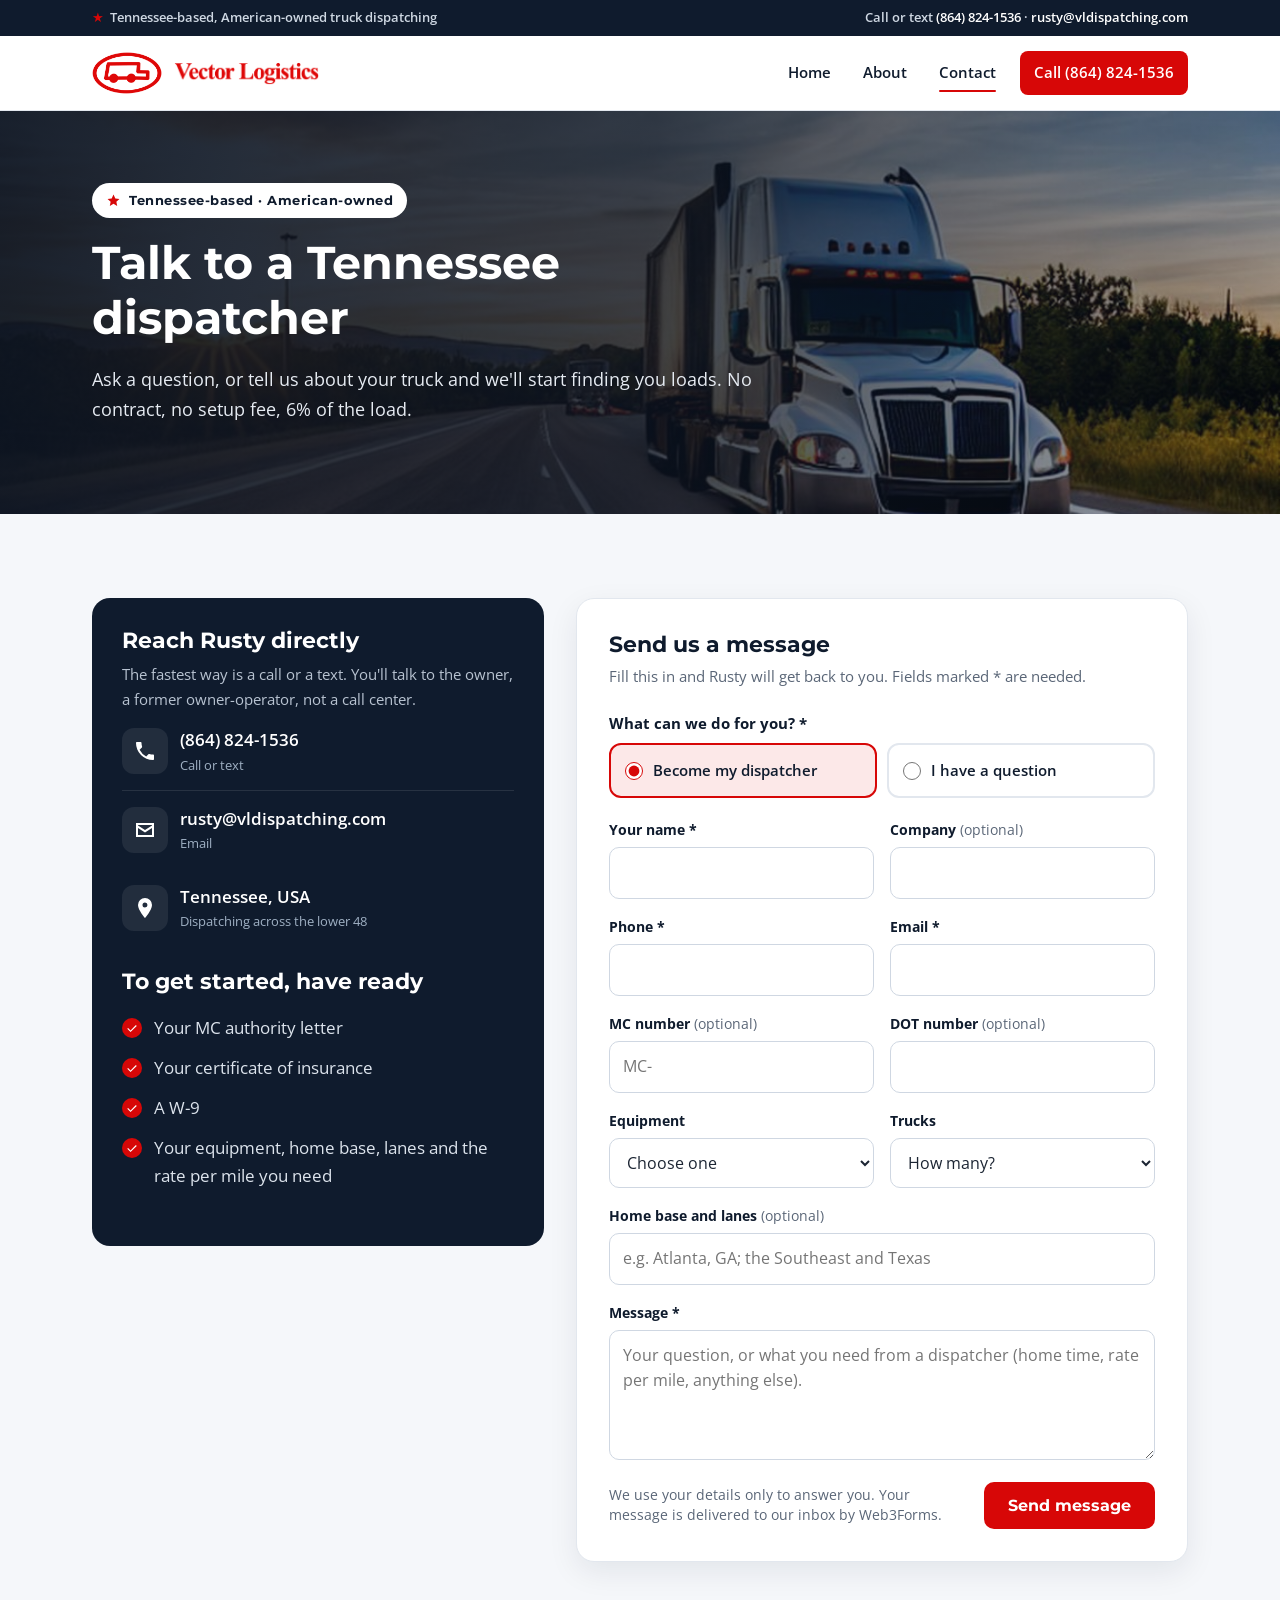
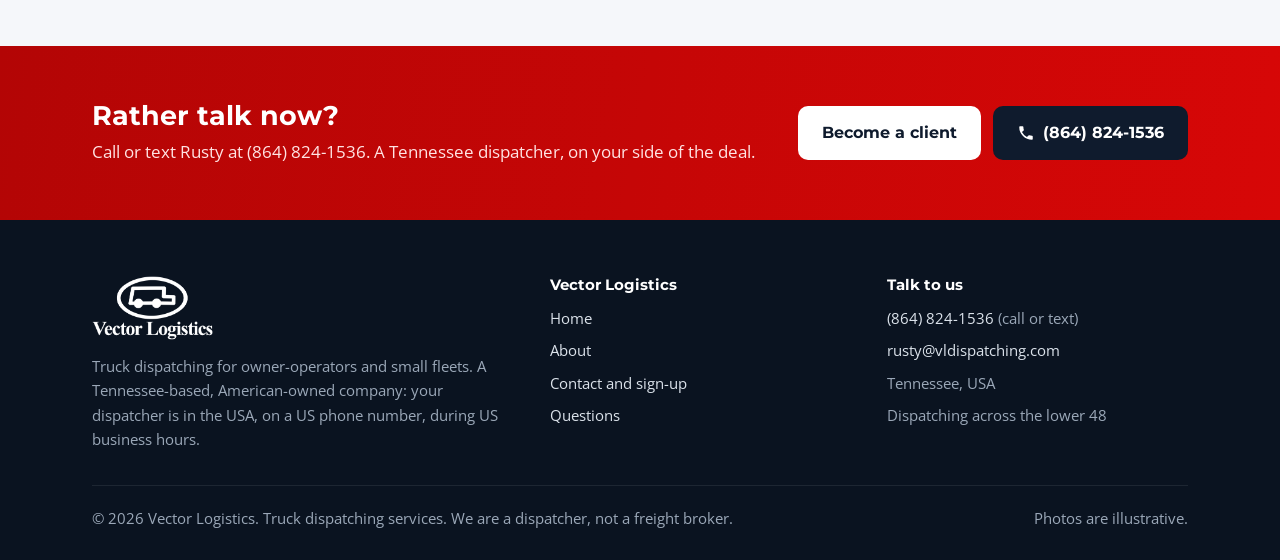
<file: contact.html>
<!DOCTYPE html>
<html lang="en"><head><meta charset="UTF-8"><meta name="viewport" content="width=device-width, initial-scale=1.0">
<title>Contact | Vector Logistics, Tennessee-Based Truck Dispatching</title><meta name="description" content="Get in touch with Vector Logistics: ask a question, or have us become your dispatcher. Tennessee-based, American-owned, 6% of the load, no contracts.">
<meta name="theme-color" content="#0f1b2d">
<meta property="og:title" content="Contact | Vector Logistics, Tennessee-Based Truck Dispatching"><meta property="og:description" content="Get in touch with Vector Logistics: ask a question, or have us become your dispatcher. Tennessee-based, American-owned, 6% of the load, no contracts."><meta property="og:type" content="website">
<meta property="og:image" content="https://vldispatching.com/images/og-image.png"><meta property="og:url" content="https://vldispatching.com/contact.html"><link rel="canonical" href="https://vldispatching.com/contact.html"><meta name="twitter:card" content="summary_large_image">
<link rel="icon" type="image/png" href="images/favicon.png"><link rel="apple-touch-icon" href="images/apple-touch-icon.png">
<link rel="preconnect" href="https://fonts.googleapis.com"><link rel="preconnect" href="https://fonts.gstatic.com" crossorigin>
<link href="https://fonts.googleapis.com/css2?family=Montserrat:wght@600;700&family=Open+Sans:wght@400;600;700&display=swap" rel="stylesheet">
<link rel="stylesheet" href="css/styles.css"></head><body>
<a class="skip" href="#main">Skip to the content</a>
<div class="topbar"><div class="container"><span><span class="star">&#9733;</span>Tennessee-based, American-owned truck dispatching</span><span class="tb-right">Call or text <a href="tel:8648241536">(864) 824-1536</a> &middot; <a href="mailto:rusty@vldispatching.com">rusty@vldispatching.com</a></span></div></div>
<header class="header"><div class="container">
<a href="index.html" class="brand" aria-label="Vector Logistics, home"><img class="brand-mark" src="images/logo-mark.png" alt="" width="70" height="42"><img class="brand-word" src="images/logo-wordmark.png" alt="Vector Logistics" width="145" height="23"></a>
<button class="nav-toggle" aria-label="Menu" aria-expanded="false" aria-controls="nav"><span></span><span></span><span></span></button>
<nav id="nav" class="nav-links" aria-label="Main"><a href="index.html">Home</a><a href="about.html">About</a><a href="contact.html" class="active" aria-current="page">Contact</a><a class="call" href="tel:8648241536">Call (864) 824-1536</a></nav>
</div></header>
<main id="main">

<section class="hero small" style="background-image:url('images/highway.jpg')"><div class="container"><div class="hero-copy">
<span class="badge"><svg viewBox="0 0 24 24" aria-hidden="true"><path d="M12 2.5l2.9 6.1 6.6.8-4.9 4.6 1.3 6.6L12 17.3l-5.9 3.3 1.3-6.6L2.5 9.4l6.6-.8z"/></svg> Tennessee-based &middot; American-owned</span>
<h1>Talk to a Tennessee dispatcher</h1>
<p>Ask a question, or tell us about your truck and we'll start finding you loads. No contract, no setup fee, 6% of the load.</p>
</div></div></section>

<section class="section alt"><div class="container contact-grid">
<aside class="contact-card">
<h2>Reach Rusty directly</h2>
<p>The fastest way is a call or a text. You'll talk to the owner, a former owner-operator, not a call center.</p>
<a class="contact-line" href="tel:8648241536"><span class="icon"><svg viewBox="0 0 24 24" aria-hidden="true"><path d="M6.6 10.8a15 15 0 0 0 6.6 6.6l2.2-2.2c.3-.3.7-.4 1-.2 1.1.4 2.3.6 3.6.6.6 0 1 .4 1 1V20c0 .6-.4 1-1 1A17 17 0 0 1 3 4c0-.6.4-1 1-1h3.5c.6 0 1 .4 1 1 0 1.3.2 2.5.6 3.6.1.3 0 .7-.2 1z"/></svg></span><span>(864) 824-1536<small>Call or text</small></span></a>
<a class="contact-line" href="mailto:rusty@vldispatching.com"><span class="icon"><svg viewBox="0 0 24 24" aria-hidden="true"><path d="M3 5h18v14H3zm2 2v.5l7 4.5 7-4.5V7zm14 2.9-7 4.5-7-4.5V17h14z"/></svg></span><span>rusty@vldispatching.com<small>Email</small></span></a>
<div class="contact-line"><span class="icon"><svg viewBox="0 0 24 24" aria-hidden="true"><path d="M12 2a7 7 0 0 1 7 7c0 5-7 13-7 13S5 14 5 9a7 7 0 0 1 7-7zm0 4.5a2.5 2.5 0 1 0 0 5 2.5 2.5 0 0 0 0-5z"/></svg></span><span>Tennessee, USA<small>Dispatching across the lower 48</small></span></div>
<h2 style="margin-top:22px">To get started, have ready</h2>
<ul class="checks"><li>Your MC authority letter</li><li>Your certificate of insurance</li><li>A W-9</li><li>Your equipment, home base, lanes and the rate per mile you need</li></ul>
</aside>

<div class="form-card">
<h2>Send us a message</h2>
<p>Fill this in and Rusty will get back to you. Fields marked * are needed.</p>
<form id="contact-form" action="https://api.web3forms.com/submit" method="POST" novalidate>
<!-- Web3Forms (web3forms.com). The access key is made to be public; paste it here once the account is set up. -->
<input type="hidden" name="access_key" value="WEB3FORMS_ACCESS_KEY">
<input type="hidden" name="subject" value="New message from the Vector Logistics website">
<input type="hidden" name="from_name" value="Vector Logistics website">
<input type="checkbox" name="botcheck" class="hp" tabindex="-1" autocomplete="off" aria-hidden="true">
<fieldset class="choice"><legend>What can we do for you? *</legend>
<label><input type="radio" name="request" value="Dispatch my truck(s)" checked> Become my dispatcher</label>
<label><input type="radio" name="request" value="A question"> I have a question</label>
</fieldset>
<div class="fields">
<div class="field"><label for="f-name">Your name *</label><input id="f-name" name="name" autocomplete="name" required></div>
<div class="field"><label for="f-company">Company <span class="opt">(optional)</span></label><input id="f-company" name="company" autocomplete="organization"></div>
<div class="field"><label for="f-phone">Phone *</label><input id="f-phone" name="phone" type="tel" autocomplete="tel" required></div>
<div class="field"><label for="f-email">Email *</label><input id="f-email" name="email" type="email" autocomplete="email" required></div>
<div class="field dispatch-only"><label for="f-mc">MC number <span class="opt">(optional)</span></label><input id="f-mc" name="mc_number" inputmode="numeric" placeholder="MC-"></div>
<div class="field dispatch-only"><label for="f-dot">DOT number <span class="opt">(optional)</span></label><input id="f-dot" name="dot_number" inputmode="numeric"></div>
<div class="field dispatch-only"><label for="f-equipment">Equipment</label><select id="f-equipment" name="equipment"><option value="">Choose one</option><option>Dry van</option><option>Box truck (26 ft)</option><option>Hotshot</option><option>Reefer</option><option>Flatbed</option><option>Other</option></select></div>
<div class="field dispatch-only"><label for="f-trucks">Trucks</label><select id="f-trucks" name="trucks"><option value="">How many?</option><option>1</option><option>2 to 3</option><option>4 to 10</option><option>More than 10</option></select></div>
<div class="field dispatch-only full"><label for="f-base">Home base and lanes <span class="opt">(optional)</span></label><input id="f-base" name="home_base_and_lanes" placeholder="e.g. Atlanta, GA; the Southeast and Texas"></div>
<div class="field full"><label for="f-message">Message *</label><textarea id="f-message" name="message" required placeholder="Your question, or what you need from a dispatcher (home time, rate per mile, anything else)."></textarea></div>
</div>
<div class="form-foot"><small>We use your details only to answer you. Your message is delivered to our inbox by Web3Forms.</small>
<button class="btn btn-primary" type="submit">Send message</button></div>
<div id="form-result" class="notice" role="status" aria-live="polite"></div>
</form>
</div>
</div></section>
<section class="band"><div class="container"><div><h2>Rather talk now?</h2><p>Call or text Rusty at (864) 824-1536. A Tennessee dispatcher, on your side of the deal.</p></div>
<div class="cta"><a class="btn btn-light" href="contact.html">Become a client</a><a class="btn btn-navy" href="tel:8648241536"><svg width="18" height="18" fill="currentColor" viewBox="0 0 24 24" aria-hidden="true"><path d="M6.6 10.8a15 15 0 0 0 6.6 6.6l2.2-2.2c.3-.3.7-.4 1-.2 1.1.4 2.3.6 3.6.6.6 0 1 .4 1 1V20c0 .6-.4 1-1 1A17 17 0 0 1 3 4c0-.6.4-1 1-1h3.5c.6 0 1 .4 1 1 0 1.3.2 2.5.6 3.6.1.3 0 .7-.2 1z"/></svg> (864) 824-1536</a></div></div></section>
</main>
<footer class="footer"><div class="container">
<div class="footer-grid">
<div><img class="footer-logo" src="images/logo-white.png" alt="Vector Logistics" width="121" height="64"><p>Truck dispatching for owner-operators and small fleets. A Tennessee-based, American-owned company: your dispatcher is in the USA, on a US phone number, during US business hours.</p></div>
<div><h4>Vector Logistics</h4><ul><li><a href="index.html">Home</a></li><li><a href="about.html">About</a></li><li><a href="contact.html">Contact and sign-up</a></li><li><a href="index.html#faq">Questions</a></li></ul></div>
<div><h4>Talk to us</h4><ul><li><a href="tel:8648241536">(864) 824-1536</a> (call or text)</li><li><a href="mailto:rusty@vldispatching.com">rusty@vldispatching.com</a></li><li>Tennessee, USA</li><li>Dispatching across the lower 48</li></ul></div>
</div>
<div class="footer-bottom"><span>&copy; <span id="y">2026</span> Vector Logistics. Truck dispatching services. We are a dispatcher, not a freight broker.</span><span>Photos are illustrative.</span></div>
</div></footer>
<script src="js/main.js"></script>
</body></html>
</file>
<file: css/styles.css>
/* Vector Logistics: red, white and navy, from the logo. */
:root{
  --red:#d70707;--red2:#b30505;--red-soft:rgba(215,7,7,.09);
  --navy:#0f1b2d;--navy2:#16263f;--steel:#2b3b52;
  --ink:#1c2533;--muted:#5a6677;--line:#e2e7ee;--bg:#f5f7fa;--white:#fff;
  --radius:14px;--shadow:0 10px 30px rgba(15,27,45,.08);
}
*{box-sizing:border-box;margin:0;padding:0}
html{scroll-behavior:smooth}
body{font-family:'Open Sans',system-ui,-apple-system,sans-serif;color:var(--ink);background:var(--white);line-height:1.65;font-size:17px;-webkit-font-smoothing:antialiased}
h1,h2,h3,h4{font-family:'Montserrat',system-ui,sans-serif;line-height:1.18;color:var(--navy)}
img{max-width:100%;display:block}
a{color:inherit}
:focus-visible{outline:3px solid var(--red);outline-offset:2px}
.container{max-width:1140px;margin:0 auto;padding:0 22px}
.skip{position:absolute;left:-999px;top:0;background:var(--navy);color:#fff;padding:10px 16px;z-index:50}
.skip:focus{left:10px}

/* top bar + header */
.topbar{background:var(--navy);color:#cfd8e3;font-size:.82rem;font-weight:600}
.topbar .container{display:flex;justify-content:space-between;align-items:center;gap:12px;min-height:36px;flex-wrap:wrap}
.topbar a{text-decoration:none;color:#fff}
.star{color:var(--red);margin-right:6px}
.header{position:sticky;top:0;z-index:20;background:rgba(255,255,255,.97);backdrop-filter:blur(8px);border-bottom:1px solid var(--line)}
.header .container{display:flex;align-items:center;justify-content:space-between;min-height:74px;gap:16px}
.brand{display:flex;align-items:center;gap:12px;text-decoration:none}
.brand-mark{height:42px;width:auto}
.brand-word{height:23px;width:auto}
.nav-links{display:flex;gap:4px;align-items:center}
.nav-links a{text-decoration:none;color:var(--navy);padding:9px 14px;border-radius:8px;font-weight:600;font-size:.95rem;position:relative}
.nav-links a:hover{background:var(--bg)}
.nav-links a.active::after{content:"";position:absolute;left:14px;right:14px;bottom:3px;height:2px;background:var(--red);border-radius:2px}
.nav-links a.call{background:var(--red);color:#fff;margin-left:6px}
.nav-links a.call:hover{background:var(--red2)}
.nav-toggle{display:none;background:none;border:0;padding:8px;cursor:pointer}
.nav-toggle span{display:block;width:24px;height:2px;margin:5px 0;background:var(--navy);transition:.2s}

/* hero */
.hero{position:relative;background:var(--navy) center/cover no-repeat;color:#fff;padding:104px 0 96px}
.hero::before{content:"";position:absolute;inset:0;background:linear-gradient(95deg,rgba(11,20,34,.94) 0%,rgba(11,20,34,.8) 50%,rgba(11,20,34,.35) 100%)}
.hero .container{position:relative}
.hero-copy{max-width:660px}
.hero h1{color:#fff;font-size:clamp(2.2rem,5.2vw,3.55rem);margin-bottom:18px}
.hero p{font-size:1.15rem;color:#e6ebf2;margin-bottom:26px}
.hero.small{padding:72px 0 64px}
.hero.small h1{font-size:clamp(2rem,4.4vw,2.9rem)}
.badge{display:inline-flex;align-items:center;gap:8px;background:#fff;color:var(--navy);font-family:'Montserrat',sans-serif;font-weight:700;font-size:.8rem;letter-spacing:.04em;padding:7px 14px;border-radius:999px;margin-bottom:18px}
.badge svg{width:15px;height:15px;fill:var(--red)}
.fine{font-size:.9rem;color:#c3cdd9;margin-top:16px}
.eyebrow{display:inline-block;font-family:'Montserrat',sans-serif;font-weight:700;font-size:.8rem;letter-spacing:.09em;text-transform:uppercase;color:var(--red);margin-bottom:10px}
.dark .eyebrow,.hero .eyebrow{color:#ff8a8a}
.cta{display:flex;flex-wrap:wrap;gap:12px}
.btn{display:inline-flex;align-items:center;gap:8px;text-decoration:none;font-family:'Montserrat',sans-serif;font-weight:700;font-size:.97rem;padding:14px 24px;border-radius:10px;transition:.15s;border:0;cursor:pointer}
.btn-primary{background:var(--red);color:#fff}
.btn-primary:hover{background:var(--red2);transform:translateY(-1px)}
.btn-outline{border:2px solid rgba(255,255,255,.65);color:#fff;padding:12px 22px}
.btn-outline:hover{background:rgba(255,255,255,.12)}
.btn-navy{background:var(--navy);color:#fff}
.btn-navy:hover{background:var(--steel)}
.btn-light{background:#fff;color:var(--navy)}
.btn-light:hover{background:#eef2f6}

/* trust strip */
.trust{background:#fff;border-bottom:1px solid var(--line)}
.trust .container{display:grid;grid-template-columns:repeat(4,1fr);gap:0}
.trust-item{display:flex;gap:12px;align-items:flex-start;padding:24px 18px;border-right:1px solid var(--line)}
.trust-item:last-child{border-right:0}
.trust-item strong{display:block;font-family:'Montserrat',sans-serif;color:var(--navy);font-size:.98rem}
.trust-item span{color:var(--muted);font-size:.88rem;line-height:1.45;display:block}

/* sections */
.section{padding:84px 0}
.section.alt{background:var(--bg)}
.section.dark{background:var(--navy);color:#dce3ec}
.section.dark h2,.section.dark h3{color:#fff}
.section-title{font-size:clamp(1.75rem,3.4vw,2.4rem);margin-bottom:12px}
.section-subtitle{color:var(--muted);max-width:690px;margin-bottom:40px}
.dark .section-subtitle{color:#b8c3d1}
.center{text-align:center}.center .section-subtitle{margin-left:auto;margin-right:auto}
.grid{display:grid;gap:20px}
.g3{grid-template-columns:repeat(3,1fr)}.g2{grid-template-columns:repeat(2,1fr)}.g4{grid-template-columns:repeat(4,1fr)}
.card{background:#fff;border:1px solid var(--line);border-radius:var(--radius);padding:26px;box-shadow:0 1px 2px rgba(15,27,45,.04);transition:.18s}
.card:hover{box-shadow:var(--shadow);transform:translateY(-2px)}
.card h3{font-size:1.08rem;margin:14px 0 7px}
.card p{color:var(--muted);font-size:.96rem}
.icon{width:46px;height:46px;border-radius:12px;background:var(--red-soft);display:flex;align-items:center;justify-content:center;flex:none}
.icon svg{width:24px;height:24px;fill:var(--red)}
.split{display:grid;grid-template-columns:1.05fr 1fr;gap:56px;align-items:center}
.split img{border-radius:16px;box-shadow:var(--shadow);width:100%;height:100%;max-height:440px;object-fit:cover}
.split p{color:var(--muted);margin-bottom:14px}
.checks{list-style:none;margin:20px 0 26px}
.checks li{position:relative;padding-left:32px;margin-bottom:12px;color:var(--ink)}
.checks li::before{content:"";position:absolute;left:0;top:4px;width:20px;height:20px;border-radius:50%;background:var(--red) url("data:image/svg+xml,%3Csvg xmlns='http://www.w3.org/2000/svg' viewBox='0 0 24 24'%3E%3Cpath fill='%23fff' d='M9.5 16.2 5.3 12l-1.4 1.4 5.6 5.6L20.1 8.4 18.7 7z'/%3E%3C/svg%3E") center/14px no-repeat}
.dark .checks li,.contact-card .checks li{color:#dce3ec}

/* local, American */
.local{position:relative;overflow:hidden}
.local::after{content:"";position:absolute;right:-60px;top:-40px;width:340px;height:340px;background:url(../images/logo-mark-white.png) center/contain no-repeat;opacity:.05;pointer-events:none}
.local .split{position:relative;z-index:1}
.stat{background:var(--navy2);border:1px solid rgba(255,255,255,.08);border-radius:var(--radius);padding:22px}
.stat strong{display:block;font-family:'Montserrat',sans-serif;color:#fff;font-size:1.05rem;margin-bottom:4px}
.stat span{color:#b8c3d1;font-size:.93rem}

/* pricing */
.price{display:grid;grid-template-columns:.9fr 1.1fr;gap:28px;align-items:stretch}
.price-big{background:var(--navy);color:#fff;border-radius:18px;padding:38px;display:flex;flex-direction:column;justify-content:center}
.price-big .pct{font-family:'Montserrat',sans-serif;font-weight:700;font-size:5.4rem;line-height:1;color:#fff}
.price-big .pct small{font-size:1.4rem;color:#ff8a8a;margin-left:6px}
.price-big p{color:#c9d3df;margin-top:12px}
.examples{display:grid;gap:14px}
.example{display:flex;justify-content:space-between;align-items:center;gap:16px;background:#fff;border:1px solid var(--line);border-radius:12px;padding:18px 22px}
.example span{color:var(--muted)}
.example strong{font-family:'Montserrat',sans-serif;color:var(--navy);font-size:1.15rem;white-space:nowrap}

/* steps */
.steps{display:grid;grid-template-columns:repeat(4,1fr);gap:20px;counter-reset:s}
.step{background:var(--navy2);border:1px solid rgba(255,255,255,.08);border-radius:var(--radius);padding:26px;counter-increment:s}
.step::before{content:counter(s);display:flex;align-items:center;justify-content:center;width:38px;height:38px;border-radius:50%;background:var(--red);color:#fff;font-family:'Montserrat',sans-serif;font-weight:700;margin-bottom:14px}
.step h3{font-size:1.04rem;margin-bottom:7px}
.step p{color:#b8c3d1;font-size:.94rem}

.pills{display:flex;flex-wrap:wrap;gap:10px}
.pill{background:#fff;border:1px solid var(--line);border-radius:999px;padding:8px 16px;font-weight:600;font-size:.92rem;color:var(--navy)}

/* FAQ */
.faq{max-width:820px;margin:0 auto}
.faq details{background:#fff;border:1px solid var(--line);border-radius:12px;margin-bottom:12px;padding:0 22px}
.faq summary{cursor:pointer;list-style:none;font-family:'Montserrat',sans-serif;font-weight:700;color:var(--navy);padding:18px 30px 18px 0;position:relative}
.faq summary::-webkit-details-marker{display:none}
.faq summary::after{content:"+";position:absolute;right:0;top:14px;font-size:1.4rem;color:var(--red);font-weight:700}
.faq details[open] summary::after{content:"–"}
.faq details p{color:var(--muted);padding-bottom:18px}

/* band */
.band{background:linear-gradient(100deg,var(--red2),var(--red));color:#fff;padding:54px 0}
.band .container{display:flex;flex-wrap:wrap;gap:22px;align-items:center;justify-content:space-between}
.band h2{color:#fff;font-size:1.7rem;margin-bottom:6px}
.band p{color:#ffe3e3}
.band p a{color:#fff;font-weight:700}

/* contact */
.contact-grid{display:grid;grid-template-columns:.85fr 1.15fr;gap:32px;align-items:start}
.contact-card{background:var(--navy);color:#dce3ec;border-radius:18px;padding:30px}
.contact-card h2{color:#fff;font-size:1.35rem;margin-bottom:8px}
.contact-card p{color:#b8c3d1;font-size:.96rem}
.contact-line{display:flex;gap:12px;align-items:center;padding:14px 0;border-bottom:1px solid rgba(255,255,255,.1);text-decoration:none;color:#fff;font-weight:600}
.contact-line:last-of-type{border-bottom:0}
.contact-line .icon{background:rgba(255,255,255,.08)}
.contact-line .icon svg{fill:#fff}
.contact-line small{display:block;color:#9fb0c3;font-weight:400;font-size:.82rem}
.form-card{background:#fff;border:1px solid var(--line);border-radius:18px;padding:32px;box-shadow:var(--shadow)}
.form-card h2{font-size:1.4rem;margin-bottom:6px}
.form-card > p{color:var(--muted);margin-bottom:22px;font-size:.96rem}
.choice{display:grid;grid-template-columns:1fr 1fr;gap:10px;margin-bottom:20px;border:0}
.choice legend{font-weight:700;color:var(--navy);font-size:.92rem;margin-bottom:8px}
.choice label{display:flex;gap:10px;align-items:center;border:2px solid var(--line);border-radius:12px;padding:13px 14px;cursor:pointer;font-weight:600;color:var(--navy);font-size:.94rem}
.choice input{accent-color:var(--red);width:18px;height:18px}
.choice label:has(input:checked){border-color:var(--red);background:var(--red-soft)}
.fields{display:grid;grid-template-columns:1fr 1fr;gap:16px}
.field{display:flex;flex-direction:column;gap:6px}
.field.full{grid-column:1/-1}
.field label{font-weight:700;color:var(--navy);font-size:.88rem}
.field label .opt{font-weight:400;color:var(--muted)}
.field input,.field select,.field textarea{font:inherit;font-size:.97rem;color:var(--ink);border:1.5px solid #cfd7e2;border-radius:10px;padding:12px 13px;background:#fff;width:100%}
.field textarea{min-height:130px;resize:vertical}
.field input:focus,.field select:focus,.field textarea:focus{outline:0;border-color:var(--navy);box-shadow:0 0 0 3px rgba(15,27,45,.12)}
.dispatch-only[hidden]{display:none}
.form-foot{display:flex;flex-wrap:wrap;gap:14px;align-items:center;justify-content:space-between;margin-top:22px}
.form-foot small{color:var(--muted);max-width:340px;line-height:1.45}
.notice{display:none;border-radius:12px;padding:14px 16px;margin-top:18px;font-size:.95rem}
.notice.show{display:block}
.notice.ok{background:#e9f8ef;border:1px solid #9ad6b1;color:#14532d}
.notice.err{background:#fdecec;border:1px solid #f2a7a7;color:#7f1d1d}
.hp{position:absolute;left:-9999px;width:1px;height:1px;overflow:hidden}

/* footer */
.footer{background:#0a1320;color:#9ba8b8;padding:56px 0 30px;font-size:.92rem}
.footer-grid{display:grid;grid-template-columns:1.4fr 1fr 1fr;gap:36px;margin-bottom:34px}
.footer-logo{height:64px;width:auto;margin-bottom:14px}
.footer h4{color:#fff;font-size:.95rem;margin-bottom:12px}
.footer ul{list-style:none}
.footer li{margin-bottom:8px}
.footer a{color:#dbe2ea;text-decoration:none}
.footer a:hover{color:#fff;text-decoration:underline}
.footer-bottom{border-top:1px solid rgba(255,255,255,.08);padding-top:20px;display:flex;flex-wrap:wrap;gap:10px;justify-content:space-between}

/* responsive */
@media (max-width:960px){
  .g3,.g4,.steps{grid-template-columns:repeat(2,1fr)}
  .split,.price,.contact-grid{grid-template-columns:1fr;gap:32px}
  .trust .container{grid-template-columns:repeat(2,1fr)}
  .trust-item:nth-child(2){border-right:0}
  .trust-item:nth-child(-n+2){border-bottom:1px solid var(--line)}
  .footer-grid{grid-template-columns:1fr 1fr}
}
@media (max-width:860px){
  .nav-toggle{display:block}
  .nav-links{display:none;position:absolute;top:100%;left:0;right:0;flex-direction:column;align-items:stretch;background:#fff;border-bottom:1px solid var(--line);padding:10px 22px 18px;box-shadow:0 14px 24px rgba(15,27,45,.08)}
  .nav-links.open{display:flex}
  .nav-links a{padding:13px 10px}
  .nav-links a.active::after{left:10px;right:auto;width:28px}
  .nav-links a.call{margin:8px 0 0;text-align:center}
  .header .container{position:relative}
}
@media (max-width:620px){
  body{font-size:16px}
  .g3,.g2,.g4,.steps,.fields,.choice{grid-template-columns:1fr}
  .section{padding:62px 0}
  .hero{padding:72px 0 66px}
  .trust .container{grid-template-columns:1fr}
  .trust-item{border-right:0;border-bottom:1px solid var(--line)}
  .trust-item:last-child{border-bottom:0}
  .brand-word{height:19px}
  .brand-mark{height:36px}
  .topbar .container{justify-content:center;text-align:center}
  .topbar .tb-right{display:none}
  .price-big .pct{font-size:4.4rem}
  .footer-grid{grid-template-columns:1fr}
  .form-card,.contact-card{padding:22px}
}
@media (prefers-reduced-motion:reduce){*{transition:none!important;scroll-behavior:auto!important}}
</file>
